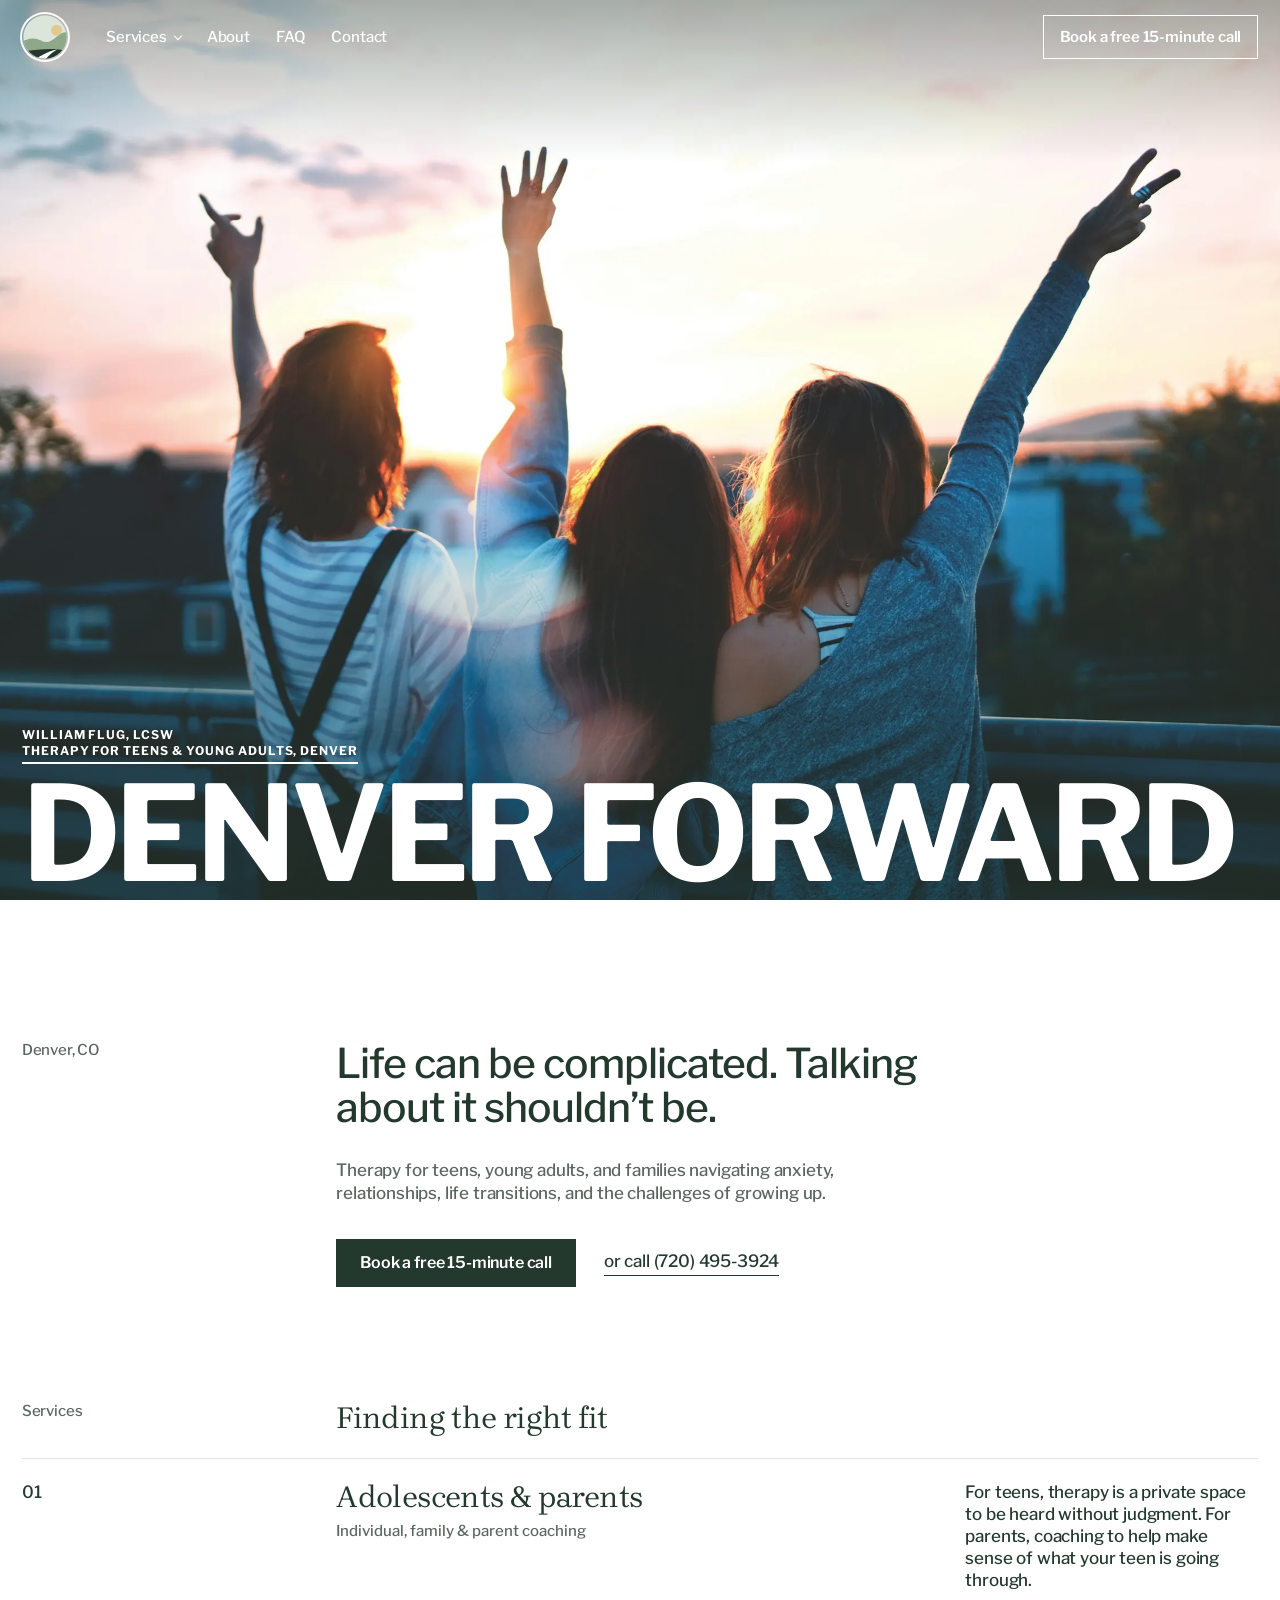
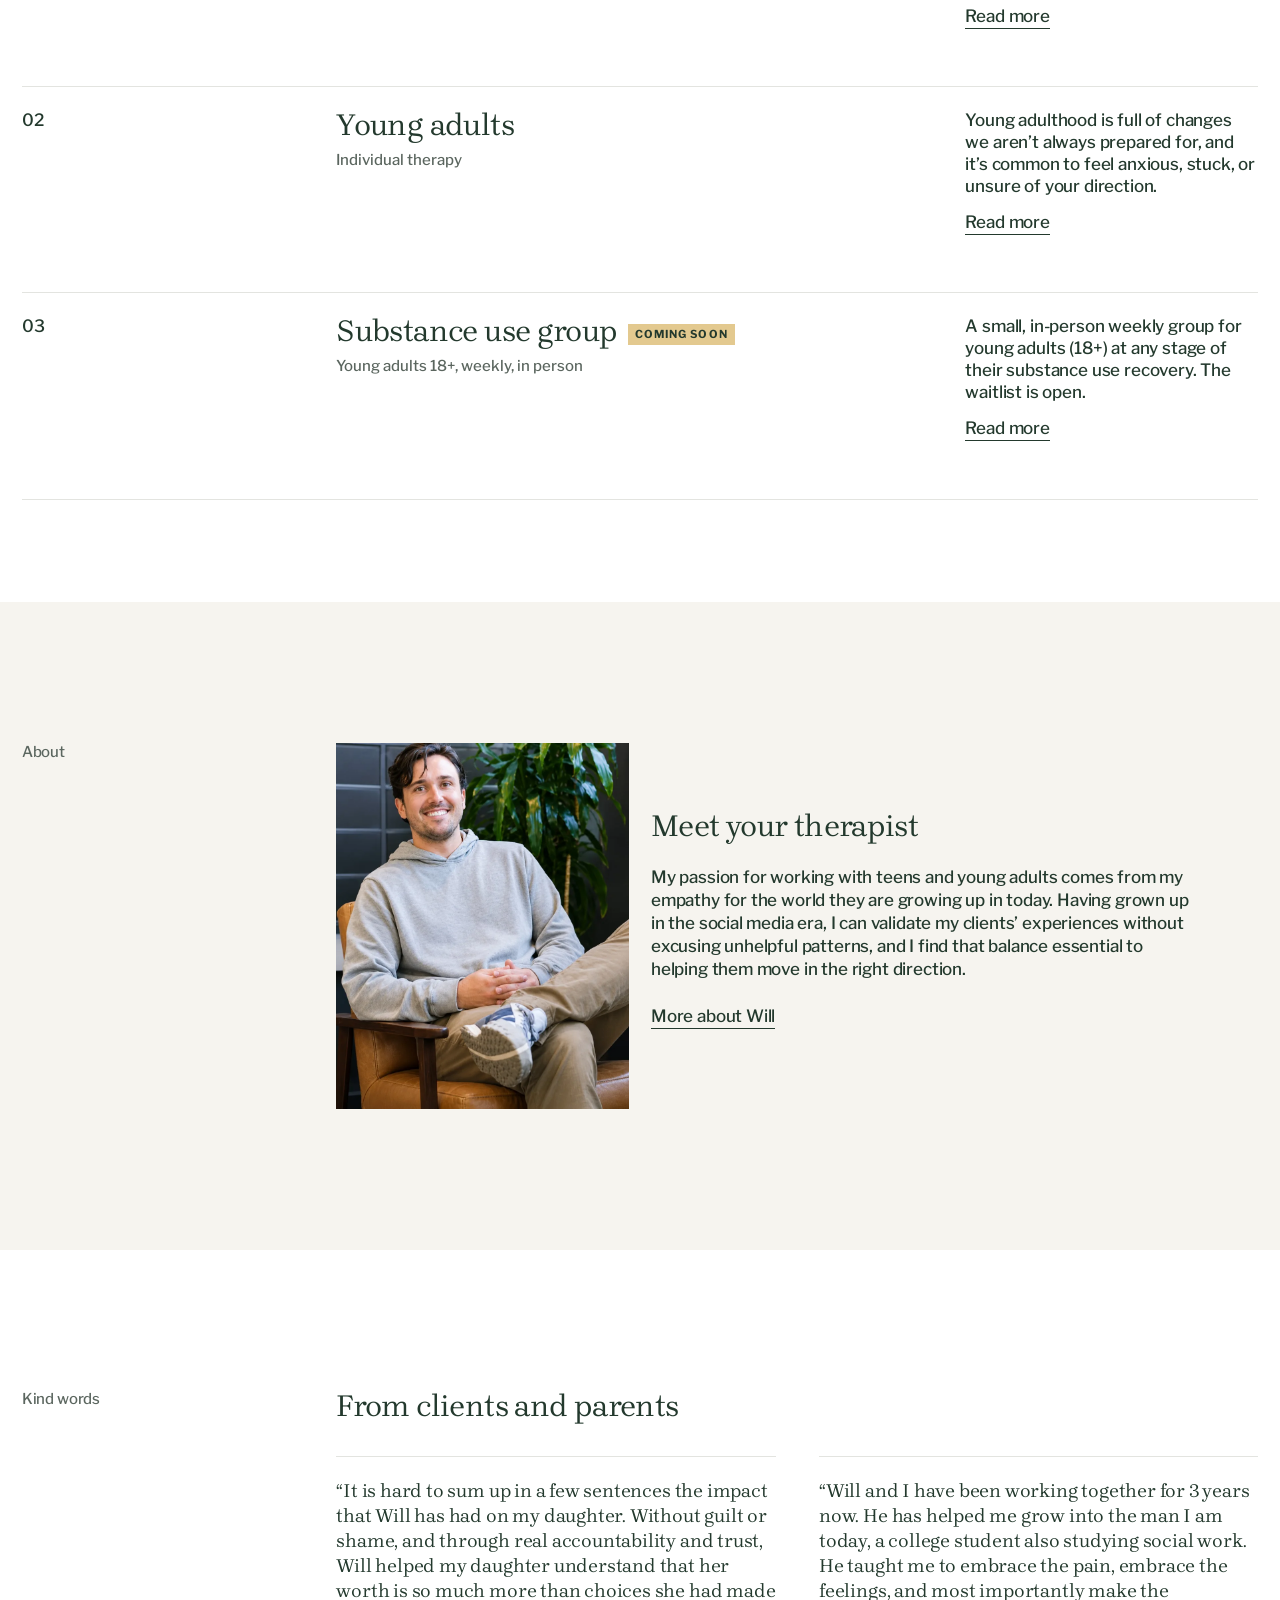
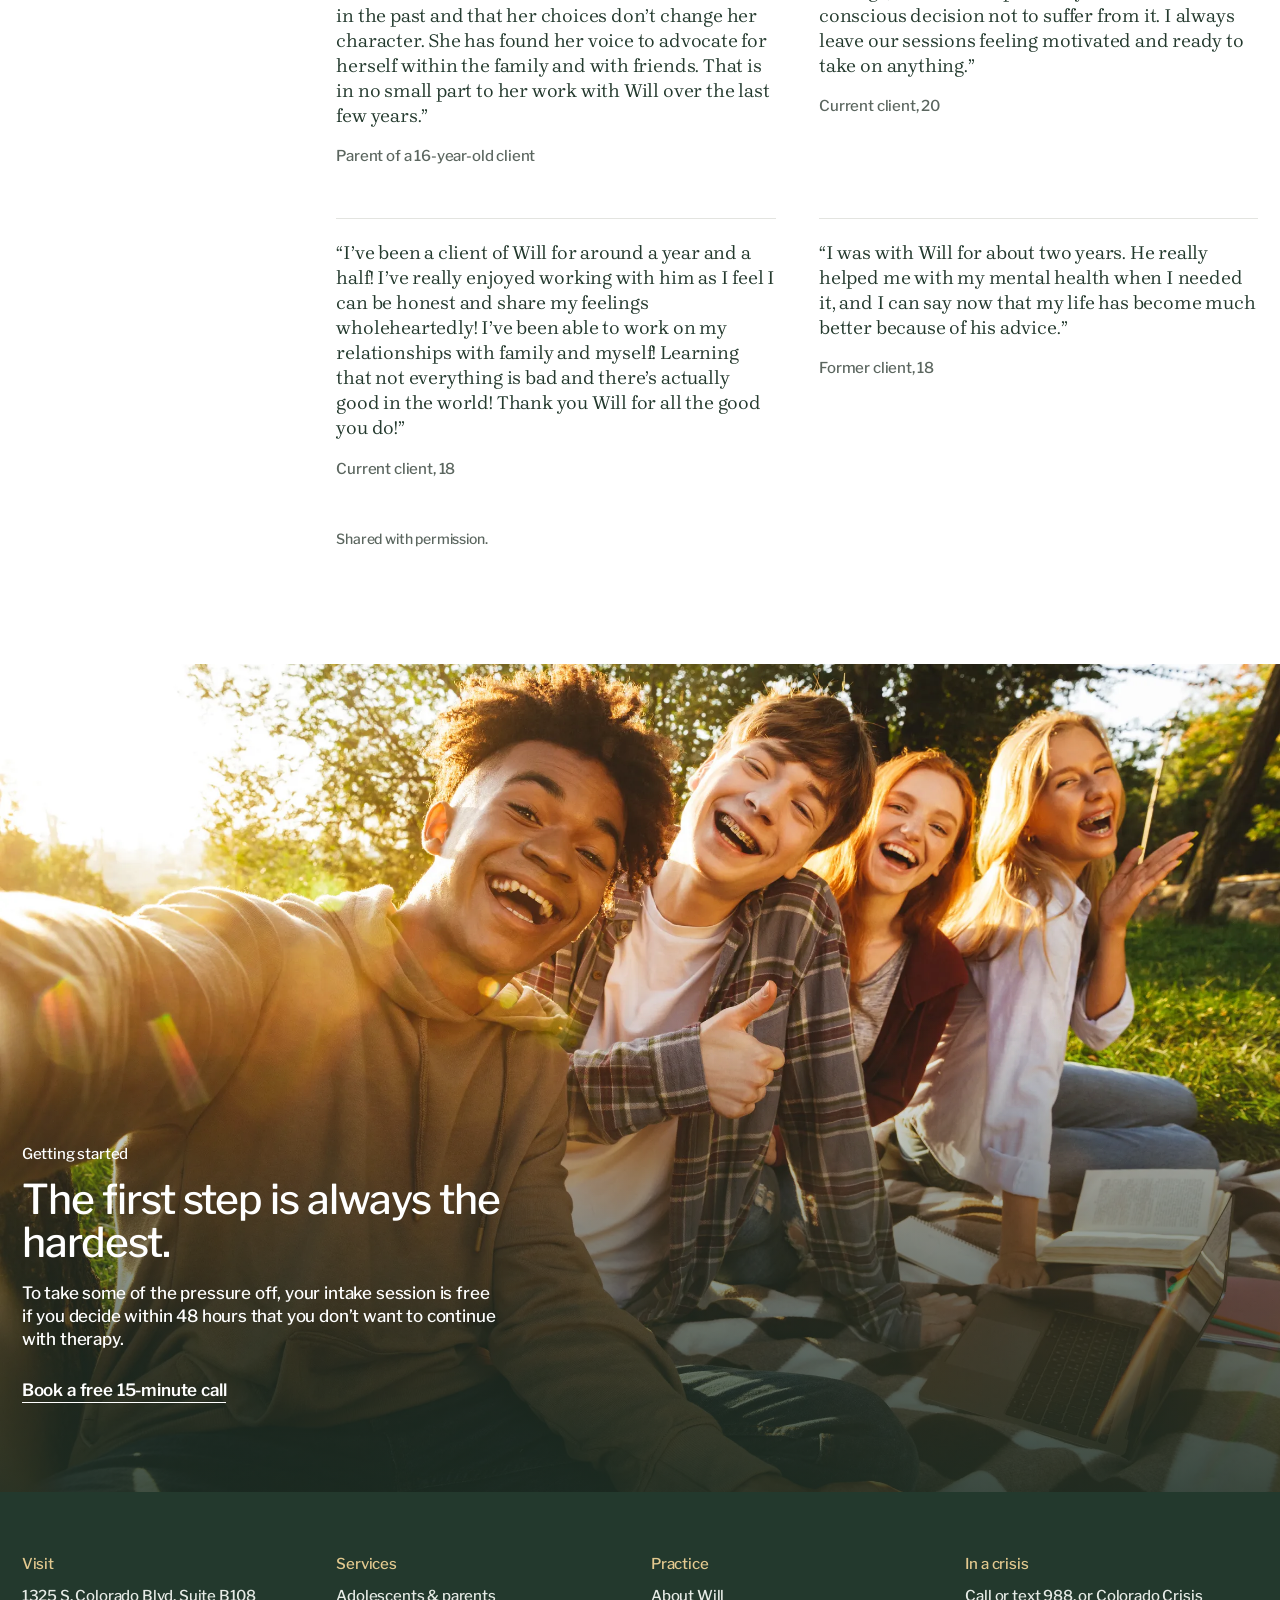
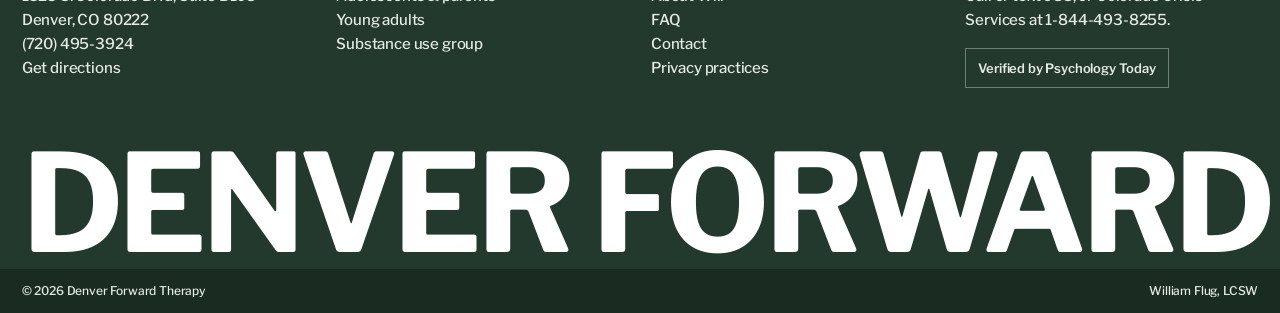
<file: index.html>
<!doctype html>
<html lang="en">
<head>
<meta charset="utf-8">
<meta name="viewport" content="width=device-width, initial-scale=1">
<title>Denver Forward Therapy | Therapy for Teens &amp; Young Adults in Denver</title>
<meta name="description" content="Therapy designed for adolescents and young adults in the Denver area. In-person sessions off Colorado Blvd and I-25 with William Flug, LCSW.">
<meta name="robots" content="noindex, nofollow">
<link rel="canonical" href="https://denverforwardtherapy.com/">
<meta property="og:type" content="website">
<meta property="og:site_name" content="Denver Forward Therapy">
<meta property="og:title" content="Denver Forward Therapy | Therapy for Teens &amp; Young Adults in Denver">
<meta property="og:description" content="Therapy designed for adolescents and young adults in the Denver area. In-person sessions off Colorado Blvd and I-25 with William Flug, LCSW.">
<meta property="og:url" content="https://denverforwardtherapy.com/">
<meta property="og:image" content="https://denverforwardtherapy.com/assets/img/hero-friends-sunset.webp">
<meta name="theme-color" content="#23392D">
<link rel="icon" href="assets/favicon.svg" type="image/svg+xml">
<link rel="apple-touch-icon" href="assets/apple-touch-icon.png">
<link rel="preconnect" href="https://fonts.googleapis.com">
<link rel="preconnect" href="https://fonts.gstatic.com" crossorigin>
<link href="https://fonts.googleapis.com/css2?family=Brygada+1918:wght@400;500&amp;family=Libre+Franklin:wght@400;500;600;700&amp;display=swap" rel="stylesheet">
<link rel="stylesheet" href="assets/site.css">
<script type="application/ld+json">{"@context": "https://schema.org", "@graph": [{"@type": ["LocalBusiness", "MedicalBusiness"], "@id": "https://denverforwardtherapy.com/#practice", "name": "Denver Forward Therapy", "url": "https://denverforwardtherapy.com/", "telephone": "+1-720-495-3924", "image": "https://denverforwardtherapy.com/assets/img/william-flug.webp", "logo": "https://denverforwardtherapy.com/assets/logo.svg", "description": "Therapy designed for adolescents and young adults in the Denver area.", "address": {"@type": "PostalAddress", "streetAddress": "1325 S. Colorado Blvd, Suite B108", "addressLocality": "Denver", "addressRegion": "CO", "postalCode": "80222", "addressCountry": "US"}, "areaServed": {"@type": "City", "name": "Denver"}, "priceRange": "$150 to $175 per session", "paymentAccepted": "HSA, FSA", "founder": {"@type": "Person", "name": "William Flug", "honorificSuffix": "LCSW", "jobTitle": "Licensed Clinical Social Worker", "alumniOf": "University of Denver"}}]}</script>
</head>
<body>
<a class="skip" href="#main">Skip to content</a>
<header class="top g" id="top">
  <a class="home" href="" aria-label="Denver Forward Therapy, home"><img src="assets/badge.svg" alt="Denver Forward Therapy" width="46" height="46"></a>
  <nav aria-label="Main">
    <div class="drop"><button class="ul" type="button" aria-expanded="false" aria-haspopup="true">Services</button><ul><li><a href="services/adolescents-and-parents/">Adolescents &amp; parents<small>Individual, family &amp; parent coaching</small></a></li><li><a href="services/young-adults/">Young adults<small>Individual therapy</small></a></li><li><a href="services/substance-use-group/">Substance use group<small>Young adults 18+, weekly, in person</small></a></li></ul></div>
    <a class="ul" href="about/">About</a>
    <a class="ul" href="faq/">FAQ</a>
    <a class="ul" href="contact/">Contact</a>
    <a class="btn mct" href="contact/">Book a free 15-minute call</a>
  </nav>
  <a class="ct" href="contact/">Book a free 15-minute call</a>
  <button class="menu-btn" aria-expanded="false">Menu</button>
</header>
<main id="main">
<section class="hero" aria-label="Denver Forward Therapy">
  <img src="assets/img/hero-friends-sunset.webp" alt="Three friends on a rooftop with their arms raised toward the sunset" width="2400" height="1603" fetchpriority="high">
  <div class="mark"><span class="word">DENVER FORWARD</span><span class="tag">William Flug, LCSW<br>Therapy for teens &amp; young adults, Denver</span></div>
</section>

<section class="intro g">
  <p class="lab">Denver, CO</p>
  <p class="big">Life can be complicated. Talking about it shouldn&rsquo;t be.</p>
  <p class="sub">Therapy for teens, young adults, and families navigating anxiety, relationships, life transitions, and the challenges of growing up.</p>
  <p class="cta"><a class="btn" href="contact/">Book a free 15-minute call</a><a class="line" href="tel:+17204953924">or call (720) 495-3924</a></p>
</section>

<section class="svc" id="services" aria-labelledby="svc-h">
  <div class="g head"><p class="lab">Services</p><h2 id="svc-h">Finding the right fit</h2></div>
  <div class="service g" data-img="0">
    <span class="n">01</span>
    <h3><a class="ul" href="services/adolescents-and-parents/">Adolescents &amp; parents</a><small>Individual, family &amp; parent coaching</small></h3>
    <div class="d"><p>For teens, therapy is a private space to be heard without judgment. For parents, coaching to help make sense of what your teen is going through.</p><p><a class="line" href="services/adolescents-and-parents/">Read more</a></p></div>
  </div>
  <div class="service g" data-img="1">
    <span class="n">02</span>
    <h3><a class="ul" href="services/young-adults/">Young adults</a><small>Individual therapy</small></h3>
    <div class="d"><p>Young adulthood is full of changes we aren&rsquo;t always prepared for, and it&rsquo;s common to feel anxious, stuck, or unsure of your direction.</p><p><a class="line" href="services/young-adults/">Read more</a></p></div>
  </div>
  <div class="service g" data-img="2">
    <span class="n">03</span>
    <h3><a class="ul" href="services/substance-use-group/">Substance use group</a><span class="soon">Coming soon</span><small>Young adults 18+, weekly, in person</small></h3>
    <div class="d"><p>A small, in-person weekly group for young adults (18+) at any stage of their substance use recovery. The waitlist is open.</p><p><a class="line" href="services/substance-use-group/">Read more</a></p></div>
  </div>
</section>
<div class="hover-image" id="hover" aria-hidden="true"><img src="assets/img/teens.webp" alt=""><img src="assets/img/young-adults.webp" alt=""><img src="assets/img/substance-use.webp" alt=""></div>

<section class="about" aria-labelledby="ab-h">
  <div class="g">
    <p class="lab">About</p>
    <div class="pic"><img src="assets/img/william-flug.webp" alt="William Flug smiling in a leather armchair in his office, with a tall plant behind him" width="1100" height="1100"></div>
    <div class="txt">
      <h2 id="ab-h">Meet your therapist</h2>
      <p>My passion for working with teens and young adults comes from my empathy for the world they are growing up in today. Having grown up in the social media era, I can validate my clients&rsquo; experiences without excusing unhelpful patterns, and I find that balance essential to helping them move in the right direction.</p>
      <p class="more"><a class="line" href="about/">More about Will</a></p>
    </div>
  </div>
</section>

<section class="kind" aria-labelledby="kind-h">
  <div class="g head"><p class="lab">Kind words</p><h2 id="kind-h">From clients and parents</h2></div>
  <div class="g quotes"><div class="cols">
    <blockquote>
      <p>&ldquo;It is hard to sum up in a few sentences the impact that Will has had on my daughter. Without guilt or shame, and through real accountability and trust, Will helped my daughter understand that her worth is so much more than choices she had made in the past and that her choices don&rsquo;t change her character. She has found her voice to advocate for herself within the family and with friends. That is in no small part to her work with Will over the last few years.&rdquo;</p>
      <cite>Parent of a 16-year-old client</cite>
    </blockquote>
    <blockquote>
      <p>&ldquo;Will and I have been working together for 3 years now. He has helped me grow into the man I am today, a college student also studying social work. He taught me to embrace the pain, embrace the feelings, and most importantly make the conscious decision not to suffer from it. I always leave our sessions feeling motivated and ready to take on anything.&rdquo;</p>
      <cite>Current client, 20</cite>
    </blockquote>
    <blockquote>
      <p>&ldquo;I&rsquo;ve been a client of Will for around a year and a half! I&rsquo;ve really enjoyed working with him as I feel I can be honest and share my feelings wholeheartedly! I&rsquo;ve been able to work on my relationships with family and myself! Learning that not everything is bad and there&rsquo;s actually good in the world! Thank you Will for all the good you do!&rdquo;</p>
      <cite>Current client, 18</cite>
    </blockquote>
    <blockquote>
      <p>&ldquo;I was with Will for about two years. He really helped me with my mental health when I needed it, and I can say now that my life has become much better because of his advice.&rdquo;</p>
      <cite>Former client, 18</cite>
    </blockquote>
  </div></div>
  <p class="g note"><small>Shared with permission.</small></p>
</section>

<section class="band" aria-labelledby="band-h">
  <img src="assets/img/friends-laughing-park.webp" alt="A group of friends laughing together on a blanket in the park" width="2356" height="1571" loading="lazy">
  <div class="in g">
    <p class="lab">Getting started</p>
    <h2 id="band-h">The first step is always the hardest.</h2>
    <p>To take some of the pressure off, your intake session is free if you decide within 48 hours that you don&rsquo;t want to continue with therapy.</p>
    <p class="cta"><a class="line" href="contact/">Book a free 15-minute call</a></p>
  </div>
</section>
</main>
<footer>
  <div class="g">
    <div class="c"><b>Visit</b>1325 S. Colorado Blvd, Suite B108<br>Denver, CO 80222<br><a href="tel:+17204953924">(720) 495-3924</a><br><a href="https://www.google.com/maps/search/?api=1&amp;query=1325+S+Colorado+Blvd+Suite+B108+Denver+CO+80222" target="_blank" rel="noopener">Get directions</a></div>
    <div class="c"><b><a href="#services">Services</a></b><a class="ul" href="services/adolescents-and-parents/">Adolescents &amp; parents</a><br><a class="ul" href="services/young-adults/">Young adults</a><br><a class="ul" href="services/substance-use-group/">Substance use group</a><br></div>
    <div class="c"><b>Practice</b><a class="ul" href="about/">About Will</a><br><a class="ul" href="faq/">FAQ</a><br><a class="ul" href="contact/">Contact</a><br><a class="ul" href="privacy/">Privacy practices</a></div>
    <div class="c"><b>In a crisis</b>Call or text <a href="tel:988">988</a>, or Colorado Crisis Services at <a href="tel:+18444938255">1-844-493-8255</a>.
      <br><!-- Psychology Today verified badge: replace with the embed snippet from William's profile -->
      <a class="ptbadge" href="https://www.psychologytoday.com/us/therapists/william-flug-denver-co/1330644" target="_blank" rel="noopener">Verified by Psychology Today</a></div>
  </div>
  <div class="big" aria-hidden="true">DENVER FORWARD</div>
  <div class="base"><span>&copy; 2026 Denver Forward Therapy</span><span>William Flug, LCSW</span></div>
</footer>
<script src="assets/site.js" defer></script>
</body>
</html>
</file>
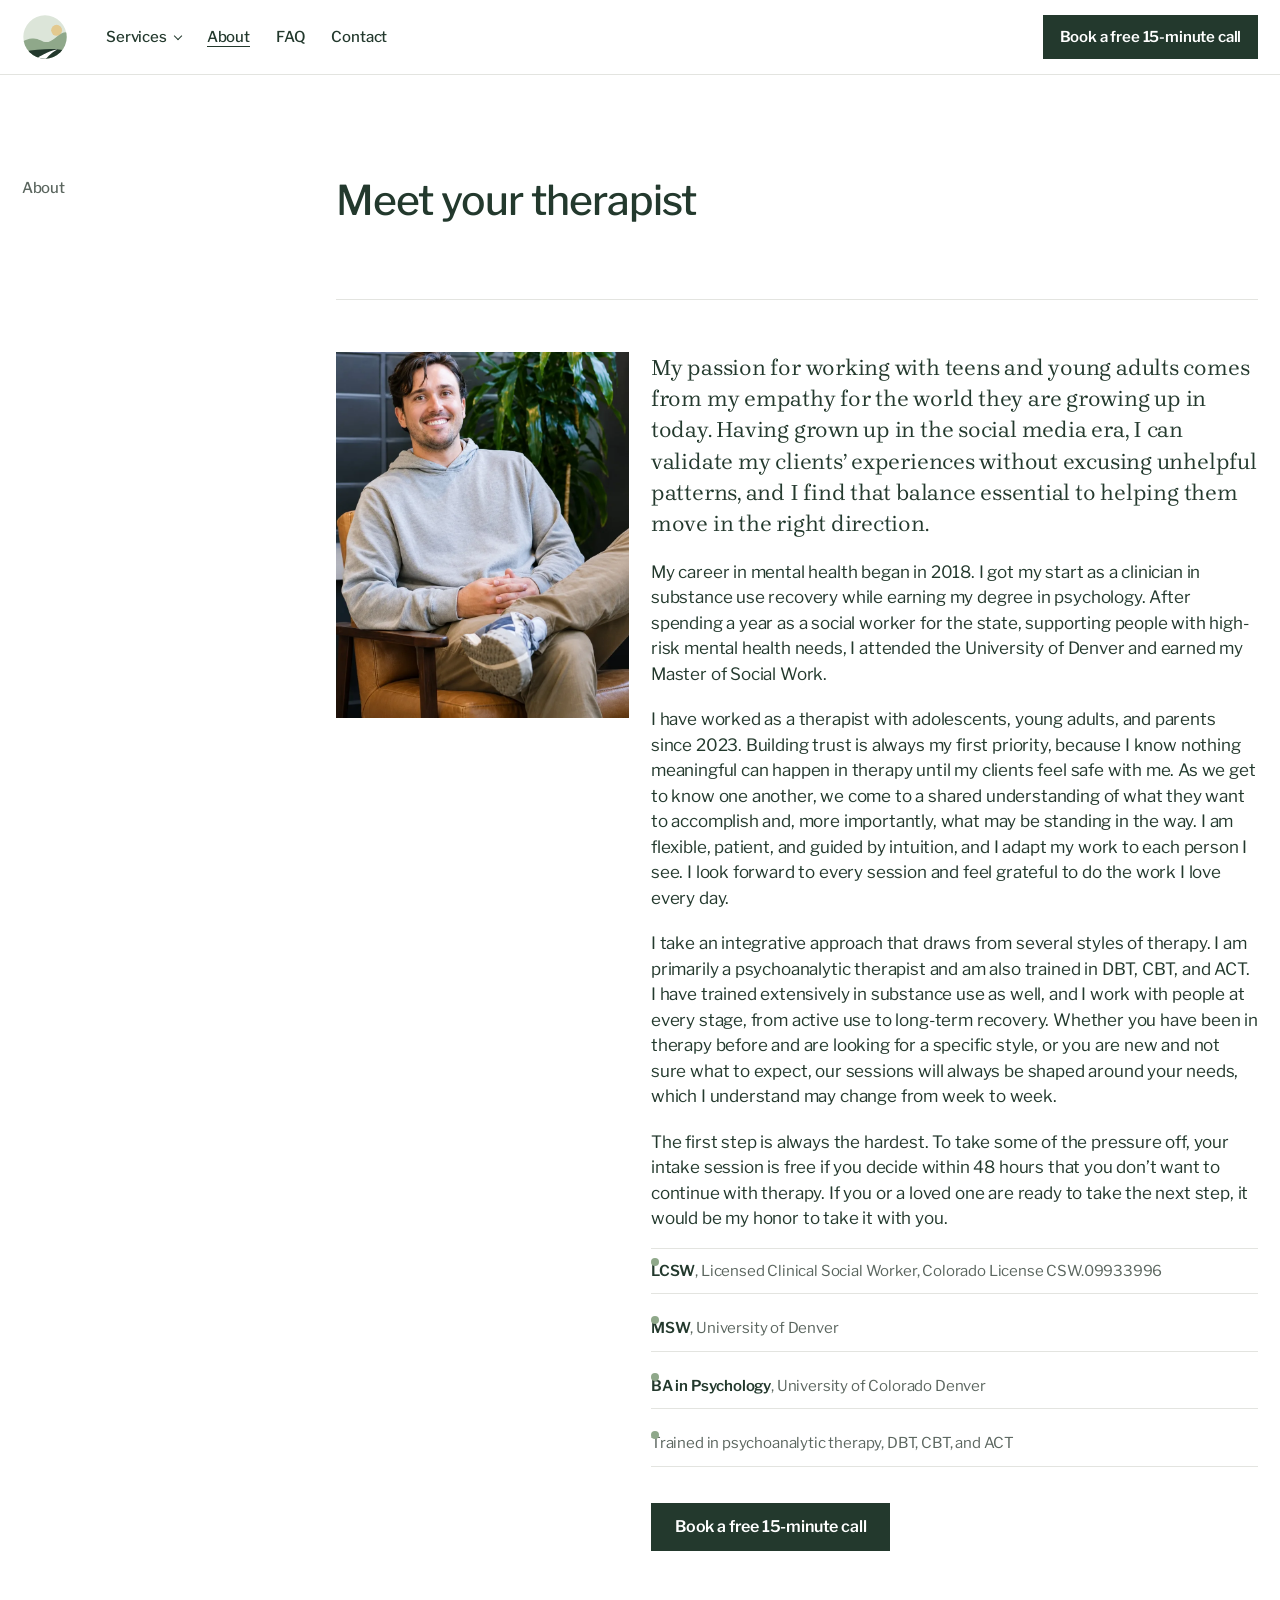
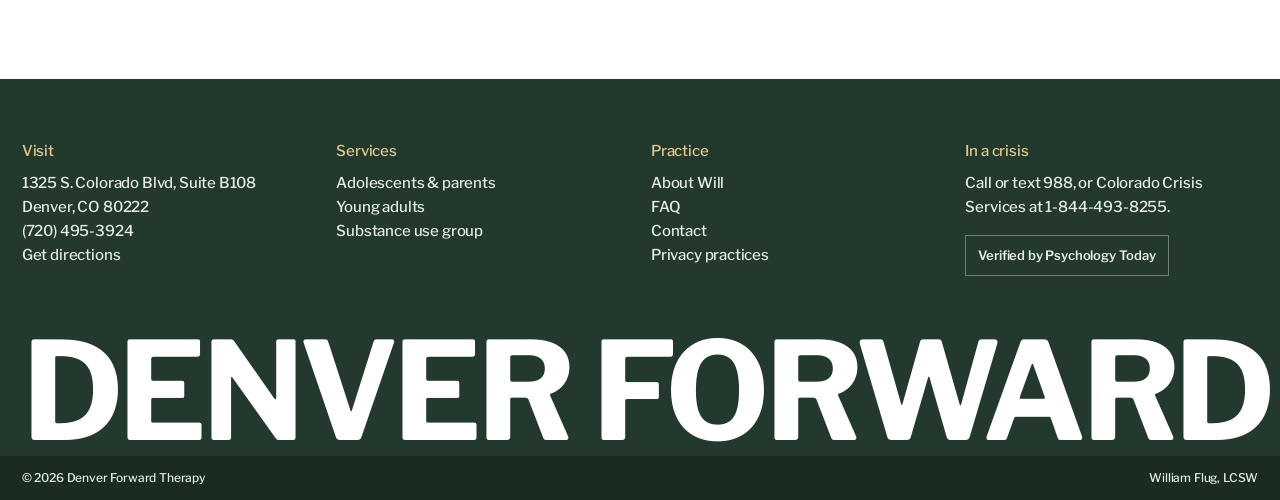
<file: about/index.html>
<!doctype html>
<html lang="en">
<head>
<meta charset="utf-8">
<meta name="viewport" content="width=device-width, initial-scale=1">
<title>About William Flug, LCSW | Denver Forward Therapy</title>
<meta name="description" content="William Flug, LCSW, is a Denver therapist for teens, young adults, and parents, trained in psychoanalytic therapy, DBT, CBT, ACT, and substance use.">
<meta name="robots" content="noindex, nofollow">
<link rel="canonical" href="https://denverforwardtherapy.com/about/">
<meta property="og:type" content="website">
<meta property="og:site_name" content="Denver Forward Therapy">
<meta property="og:title" content="About William Flug, LCSW | Denver Forward Therapy">
<meta property="og:description" content="William Flug, LCSW, is a Denver therapist for teens, young adults, and parents, trained in psychoanalytic therapy, DBT, CBT, ACT, and substance use.">
<meta property="og:url" content="https://denverforwardtherapy.com/about/">
<meta property="og:image" content="https://denverforwardtherapy.com/assets/img/hero-friends-sunset.webp">
<meta name="theme-color" content="#23392D">
<link rel="icon" href="../assets/favicon.svg" type="image/svg+xml">
<link rel="apple-touch-icon" href="../assets/apple-touch-icon.png">
<link rel="preconnect" href="https://fonts.googleapis.com">
<link rel="preconnect" href="https://fonts.gstatic.com" crossorigin>
<link href="https://fonts.googleapis.com/css2?family=Brygada+1918:wght@400;500&amp;family=Libre+Franklin:wght@400;500;600;700&amp;display=swap" rel="stylesheet">
<link rel="stylesheet" href="../assets/site.css">
</head>
<body>
<a class="skip" href="#main">Skip to content</a>
<header class="top g" id="top">
  <a class="home" href="../" aria-label="Denver Forward Therapy, home"><img src="../assets/badge.svg" alt="Denver Forward Therapy" width="46" height="46"></a>
  <nav aria-label="Main">
    <div class="drop"><button class="ul" type="button" aria-expanded="false" aria-haspopup="true">Services</button><ul><li><a href="../services/adolescents-and-parents/">Adolescents &amp; parents<small>Individual, family &amp; parent coaching</small></a></li><li><a href="../services/young-adults/">Young adults<small>Individual therapy</small></a></li><li><a href="../services/substance-use-group/">Substance use group<small>Young adults 18+, weekly, in person</small></a></li></ul></div>
    <a class="ul" href="../about/" aria-current="page">About</a>
    <a class="ul" href="../faq/">FAQ</a>
    <a class="ul" href="../contact/">Contact</a>
    <a class="btn mct" href="../contact/">Book a free 15-minute call</a>
  </nav>
  <a class="ct" href="../contact/">Book a free 15-minute call</a>
  <button class="menu-btn" aria-expanded="false">Menu</button>
</header>
<main id="main">
<div class="page">
<section class="phead g">
  <p class="lab">About</p>
  <h1>Meet your therapist</h1>
</section>
<section class="body bio g">
  <div class="rule"></div>
  <div class="pic"><img src="../assets/img/william-flug.webp" alt="William Flug smiling in a leather armchair in his office, with a tall plant behind him" width="1100" height="1100"></div>
  <div class="prose">
    <p class="first">My passion for working with teens and young adults comes from my empathy for the world they are growing up in today. Having grown up in the social media era, I can validate my clients&rsquo; experiences without excusing unhelpful patterns, and I find that balance essential to helping them move in the right direction.</p>
    <p>My career in mental health began in 2018. I got my start as a clinician in substance use recovery while earning my degree in psychology. After spending a year as a social worker for the state, supporting people with high-risk mental health needs, I attended the University of Denver and earned my Master of Social Work.</p>
    <p>I have worked as a therapist with adolescents, young adults, and parents since 2023. Building trust is always my first priority, because I know nothing meaningful can happen in therapy until my clients feel safe with me. As we get to know one another, we come to a shared understanding of what they want to accomplish and, more importantly, what may be standing in the way. I am flexible, patient, and guided by intuition, and I adapt my work to each person I see. I look forward to every session and feel grateful to do the work I love every day.</p>
    <p>I take an integrative approach that draws from several styles of therapy. I am primarily a psychoanalytic therapist and am also trained in DBT, CBT, and ACT. I have trained extensively in substance use as well, and I work with people at every stage, from active use to long-term recovery. Whether you have been in therapy before and are looking for a specific style, or you are new and not sure what to expect, our sessions will always be shaped around your needs, which I understand may change from week to week.</p>
    <p>The first step is always the hardest. To take some of the pressure off, your intake session is free if you decide within 48 hours that you don&rsquo;t want to continue with therapy. If you or a loved one are ready to take the next step, it would be my honor to take it with you.</p>
    <ul class="creds">
      <li><b>LCSW</b>, Licensed Clinical Social Worker, Colorado License CSW.09933996</li>
      <li><b>MSW</b>, University of Denver</li>
      <li><b>BA in Psychology</b>, University of Colorado Denver</li>
      <li>Trained in psychoanalytic therapy, DBT, CBT, and ACT</li>
    </ul>
    <p style="margin-top:36px"><a class="btn" href="../contact/">Book a free 15-minute call</a></p>
  </div>
</section>
</div>
</main>
<footer>
  <div class="g">
    <div class="c"><b>Visit</b>1325 S. Colorado Blvd, Suite B108<br>Denver, CO 80222<br><a href="tel:+17204953924">(720) 495-3924</a><br><a href="https://www.google.com/maps/search/?api=1&amp;query=1325+S+Colorado+Blvd+Suite+B108+Denver+CO+80222" target="_blank" rel="noopener">Get directions</a></div>
    <div class="c"><b><a href="../#services">Services</a></b><a class="ul" href="../services/adolescents-and-parents/">Adolescents &amp; parents</a><br><a class="ul" href="../services/young-adults/">Young adults</a><br><a class="ul" href="../services/substance-use-group/">Substance use group</a><br></div>
    <div class="c"><b>Practice</b><a class="ul" href="../about/">About Will</a><br><a class="ul" href="../faq/">FAQ</a><br><a class="ul" href="../contact/">Contact</a><br><a class="ul" href="../privacy/">Privacy practices</a></div>
    <div class="c"><b>In a crisis</b>Call or text <a href="tel:988">988</a>, or Colorado Crisis Services at <a href="tel:+18444938255">1-844-493-8255</a>.
      <br><!-- Psychology Today verified badge: replace with the embed snippet from William's profile -->
      <a class="ptbadge" href="https://www.psychologytoday.com/us/therapists/william-flug-denver-co/1330644" target="_blank" rel="noopener">Verified by Psychology Today</a></div>
  </div>
  <div class="big" aria-hidden="true">DENVER FORWARD</div>
  <div class="base"><span>&copy; 2026 Denver Forward Therapy</span><span>William Flug, LCSW</span></div>
</footer>
<script src="../assets/site.js" defer></script>
</body>
</html>
</file>
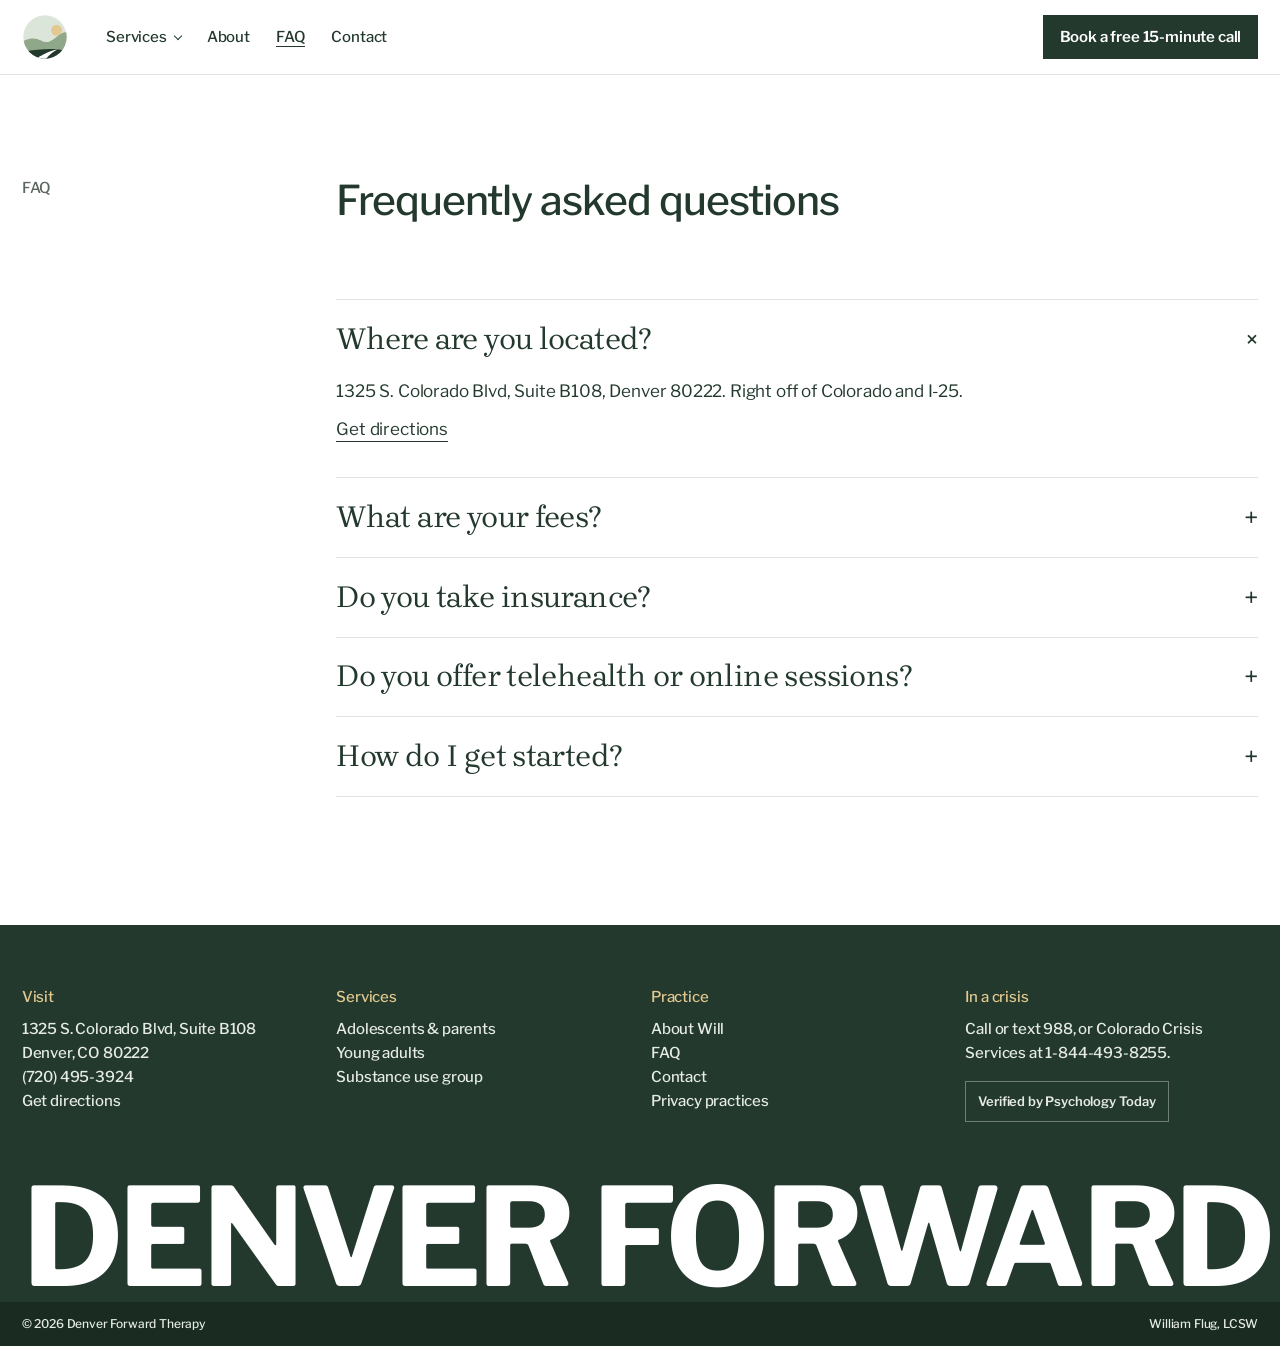
<file: faq/index.html>
<!doctype html>
<html lang="en">
<head>
<meta charset="utf-8">
<meta name="viewport" content="width=device-width, initial-scale=1">
<title>FAQ: Location, Fees &amp; Insurance | Denver Forward Therapy</title>
<meta name="description" content="Where Denver Forward Therapy is located, session fees, insurance, virtual sessions, and how to book a free 15-minute call.">
<meta name="robots" content="noindex, nofollow">
<link rel="canonical" href="https://denverforwardtherapy.com/faq/">
<meta property="og:type" content="website">
<meta property="og:site_name" content="Denver Forward Therapy">
<meta property="og:title" content="FAQ: Location, Fees &amp; Insurance | Denver Forward Therapy">
<meta property="og:description" content="Where Denver Forward Therapy is located, session fees, insurance, virtual sessions, and how to book a free 15-minute call.">
<meta property="og:url" content="https://denverforwardtherapy.com/faq/">
<meta property="og:image" content="https://denverforwardtherapy.com/assets/img/hero-friends-sunset.webp">
<meta name="theme-color" content="#23392D">
<link rel="icon" href="../assets/favicon.svg" type="image/svg+xml">
<link rel="apple-touch-icon" href="../assets/apple-touch-icon.png">
<link rel="preconnect" href="https://fonts.googleapis.com">
<link rel="preconnect" href="https://fonts.gstatic.com" crossorigin>
<link href="https://fonts.googleapis.com/css2?family=Brygada+1918:wght@400;500&amp;family=Libre+Franklin:wght@400;500;600;700&amp;display=swap" rel="stylesheet">
<link rel="stylesheet" href="../assets/site.css">
<script type="application/ld+json">{"@context": "https://schema.org", "@type": "FAQPage", "mainEntity": [{"@type": "Question", "name": "Where are you located?", "acceptedAnswer": {"@type": "Answer", "text": "1325 S. Colorado Blvd, Suite B108, Denver 80222. Right off of Colorado and I-25."}}, {"@type": "Question", "name": "What are your fees?", "acceptedAnswer": {"@type": "Answer", "text": "$150 for individual sessions, $175 for family sessions. We accept HSA and FSA. Group is charged at a monthly rate of $300."}}, {"@type": "Question", "name": "Do you take insurance?", "acceptedAnswer": {"@type": "Answer", "text": "We do not accept insurance or Medicaid. Insurance companies usually require a mental health diagnosis before they'll pay for therapy, and they may limit how many sessions you can have, decide what kind of treatment they'll cover, and review your records. As a private-pay practice, you and I decide together what your care looks like and how long it lasts, based on what's best for you, and your information stays between us. If you'd like to use out-of-network benefits, I'll give you a superbill. Keep in mind that your insurer will then receive your diagnosis and service details."}}, {"@type": "Question", "name": "Do you offer telehealth or online sessions?", "acceptedAnswer": {"@type": "Answer", "text": "Sessions are primarily in-person, but Will accommodates virtual clients in the event of transportation issues, illness, or clients who begin attending school out of state."}}, {"@type": "Question", "name": "How do I get started?", "acceptedAnswer": {"@type": "Answer", "text": "Book a free 15-minute call through the contact page or call (720) 495-3924. Your intake session is free if you decide within 48 hours that you don't want to continue with therapy."}}]}</script>
</head>
<body>
<a class="skip" href="#main">Skip to content</a>
<header class="top g" id="top">
  <a class="home" href="../" aria-label="Denver Forward Therapy, home"><img src="../assets/badge.svg" alt="Denver Forward Therapy" width="46" height="46"></a>
  <nav aria-label="Main">
    <div class="drop"><button class="ul" type="button" aria-expanded="false" aria-haspopup="true">Services</button><ul><li><a href="../services/adolescents-and-parents/">Adolescents &amp; parents<small>Individual, family &amp; parent coaching</small></a></li><li><a href="../services/young-adults/">Young adults<small>Individual therapy</small></a></li><li><a href="../services/substance-use-group/">Substance use group<small>Young adults 18+, weekly, in person</small></a></li></ul></div>
    <a class="ul" href="../about/">About</a>
    <a class="ul" href="../faq/" aria-current="page">FAQ</a>
    <a class="ul" href="../contact/">Contact</a>
    <a class="btn mct" href="../contact/">Book a free 15-minute call</a>
  </nav>
  <a class="ct" href="../contact/">Book a free 15-minute call</a>
  <button class="menu-btn" aria-expanded="false">Menu</button>
</header>
<main id="main">
<div class="page">
<section class="phead g">
  <p class="lab">FAQ</p>
  <h1>Frequently asked questions</h1>
</section>
<section class="body g">
  <div class="faq">
    <details open><summary><span>Where are you located?</span><i aria-hidden="true">+</i></summary><div class="a"><p>1325 S. Colorado Blvd, Suite B108, Denver 80222. Right off of Colorado and I-25.</p><p><a class="line" href="https://www.google.com/maps/search/?api=1&amp;query=1325+S+Colorado+Blvd+Suite+B108+Denver+CO+80222" target="_blank" rel="noopener">Get directions</a></p></div></details>
    <details><summary><span>What are your fees?</span><i aria-hidden="true">+</i></summary><div class="a"><p>$150 for individual sessions, $175 for family sessions. We accept HSA and FSA. Group is charged at a monthly rate of $300.</p></div></details>
    <details><summary><span>Do you take insurance?</span><i aria-hidden="true">+</i></summary><div class="a"><p>We do not accept insurance or Medicaid.</p><p>Insurance companies usually require a mental health diagnosis before they&rsquo;ll pay for therapy, and they may limit how many sessions you can have, decide what kind of treatment they&rsquo;ll cover, and review your records.</p><p>As a private-pay practice, you and I decide together what your care looks like and how long it lasts, based on what&rsquo;s best for you, and your information stays between us.</p><p>If you&rsquo;d like to use out-of-network benefits, I&rsquo;ll give you a superbill. Keep in mind that your insurer will then receive your diagnosis and service details.</p></div></details>
    <details><summary><span>Do you offer telehealth or online sessions?</span><i aria-hidden="true">+</i></summary><div class="a"><p>Sessions are primarily in-person, but Will accommodates virtual clients in the event of transportation issues, illness, or clients who begin attending school out of state.</p></div></details>
    <details><summary><span>How do I get started?</span><i aria-hidden="true">+</i></summary><div class="a"><p>Book a free 15-minute call through the <a class="line" href="../contact/">contact page</a> or call <a class="line" href="tel:+17204953924">(720) 495-3924</a>.</p><p>To take some of the pressure off, your intake session is free if you decide within 48 hours that you don&rsquo;t want to continue with therapy.</p></div></details>
  </div>
</section>
</div>
</main>
<footer>
  <div class="g">
    <div class="c"><b>Visit</b>1325 S. Colorado Blvd, Suite B108<br>Denver, CO 80222<br><a href="tel:+17204953924">(720) 495-3924</a><br><a href="https://www.google.com/maps/search/?api=1&amp;query=1325+S+Colorado+Blvd+Suite+B108+Denver+CO+80222" target="_blank" rel="noopener">Get directions</a></div>
    <div class="c"><b><a href="../#services">Services</a></b><a class="ul" href="../services/adolescents-and-parents/">Adolescents &amp; parents</a><br><a class="ul" href="../services/young-adults/">Young adults</a><br><a class="ul" href="../services/substance-use-group/">Substance use group</a><br></div>
    <div class="c"><b>Practice</b><a class="ul" href="../about/">About Will</a><br><a class="ul" href="../faq/">FAQ</a><br><a class="ul" href="../contact/">Contact</a><br><a class="ul" href="../privacy/">Privacy practices</a></div>
    <div class="c"><b>In a crisis</b>Call or text <a href="tel:988">988</a>, or Colorado Crisis Services at <a href="tel:+18444938255">1-844-493-8255</a>.
      <br><!-- Psychology Today verified badge: replace with the embed snippet from William's profile -->
      <a class="ptbadge" href="https://www.psychologytoday.com/us/therapists/william-flug-denver-co/1330644" target="_blank" rel="noopener">Verified by Psychology Today</a></div>
  </div>
  <div class="big" aria-hidden="true">DENVER FORWARD</div>
  <div class="base"><span>&copy; 2026 Denver Forward Therapy</span><span>William Flug, LCSW</span></div>
</footer>
<script src="../assets/site.js" defer></script>
</body>
</html>
</file>
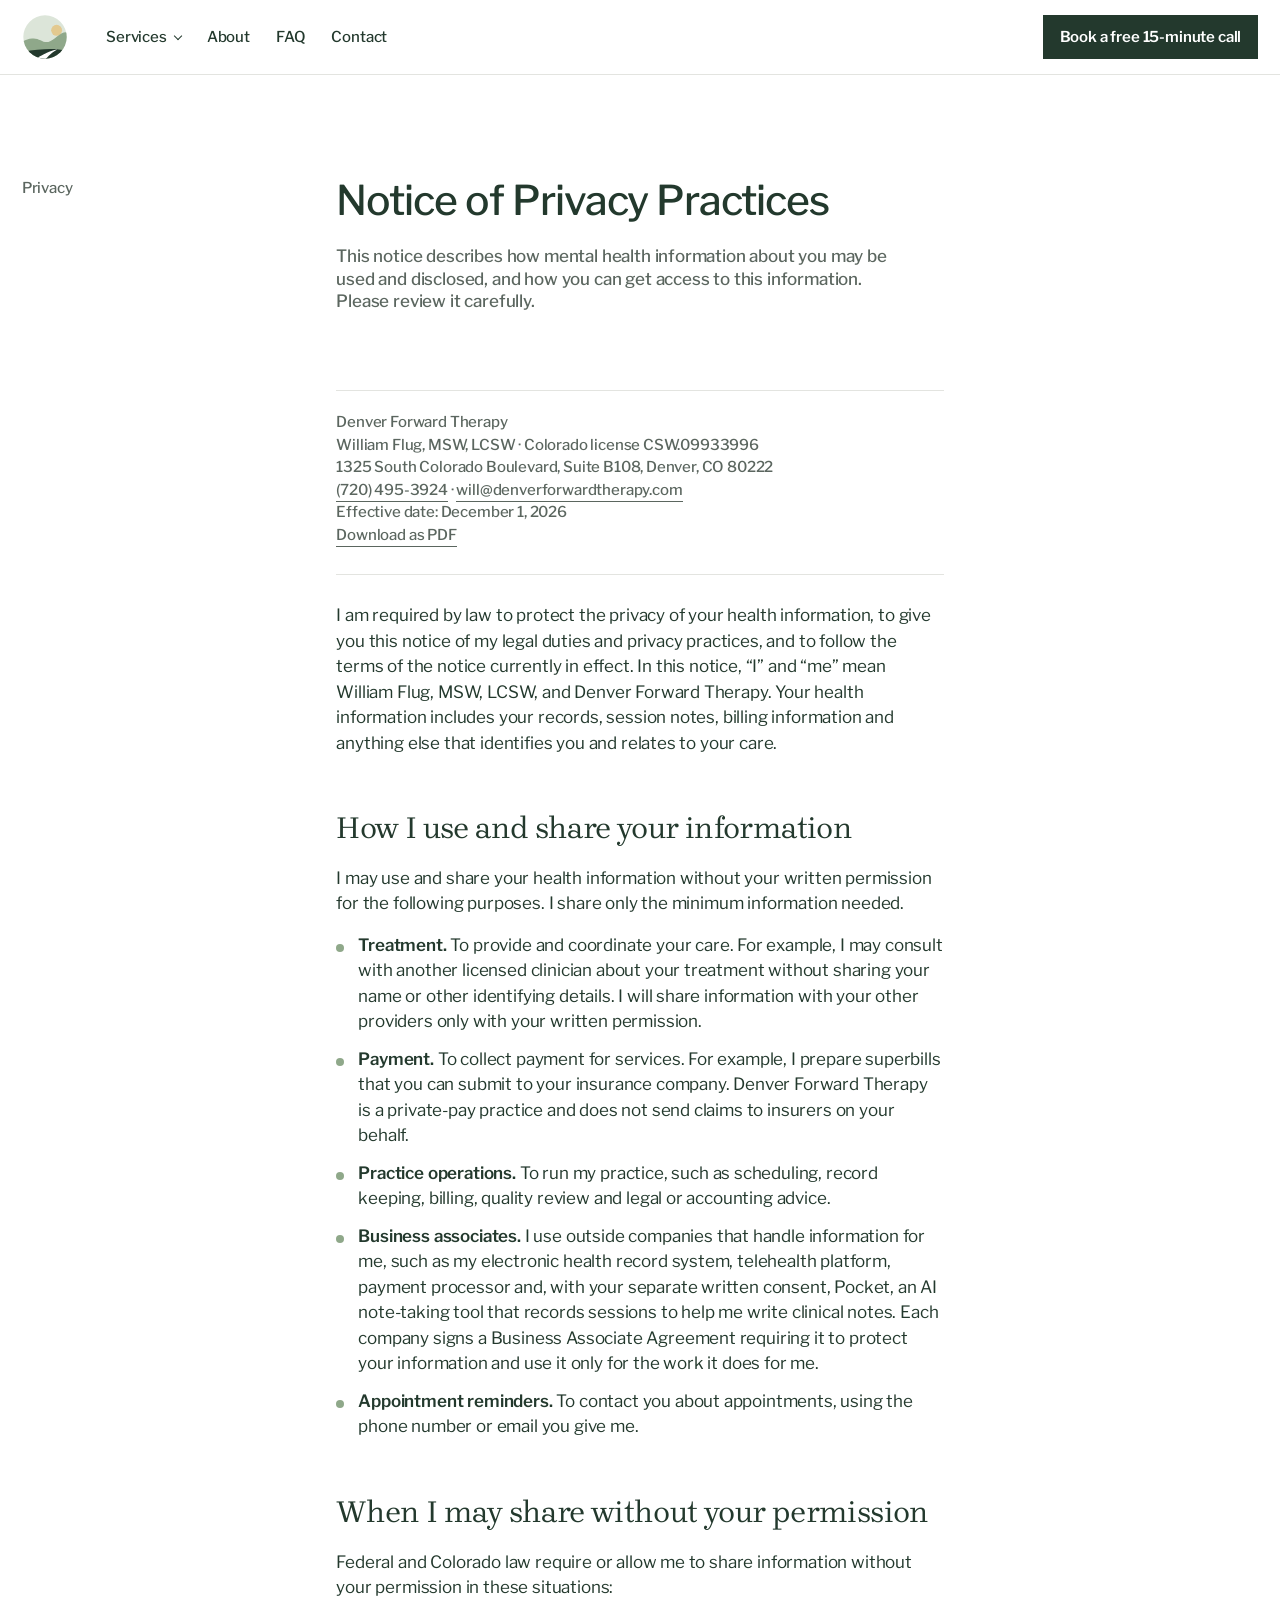
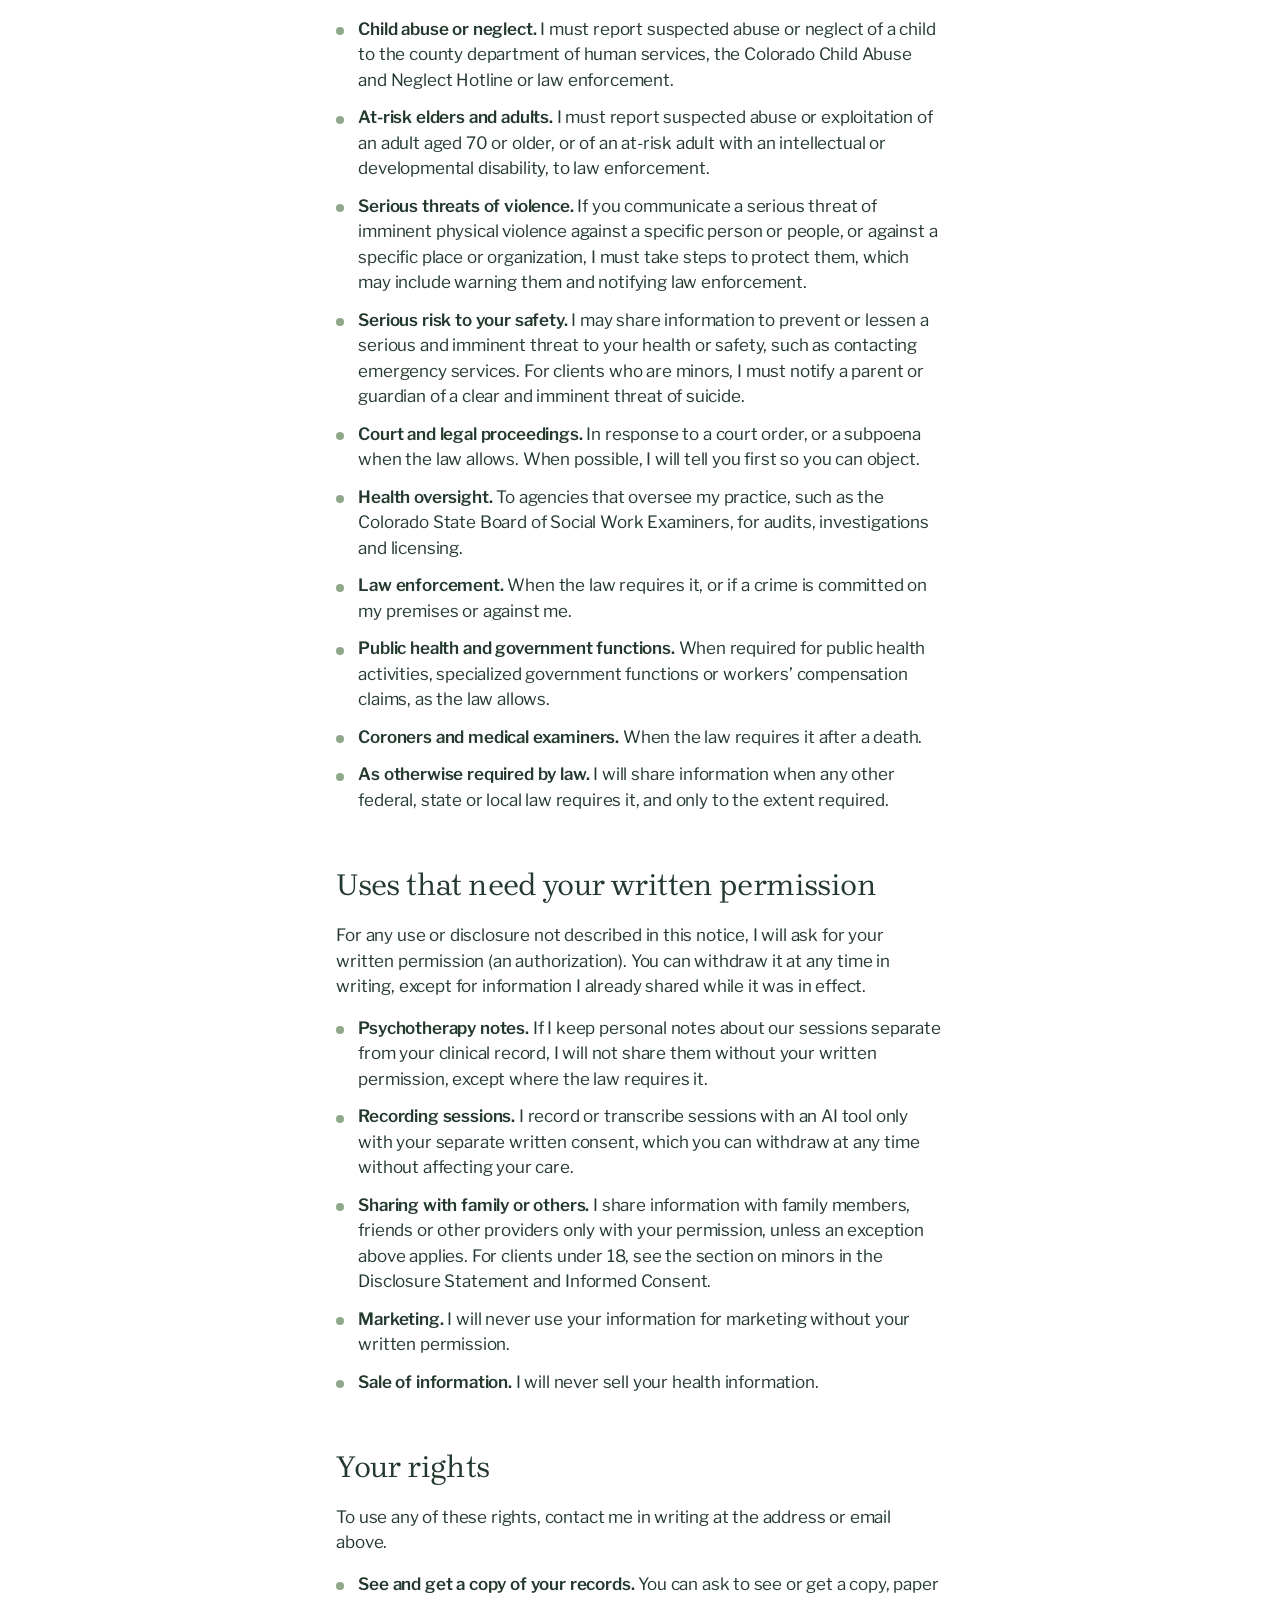
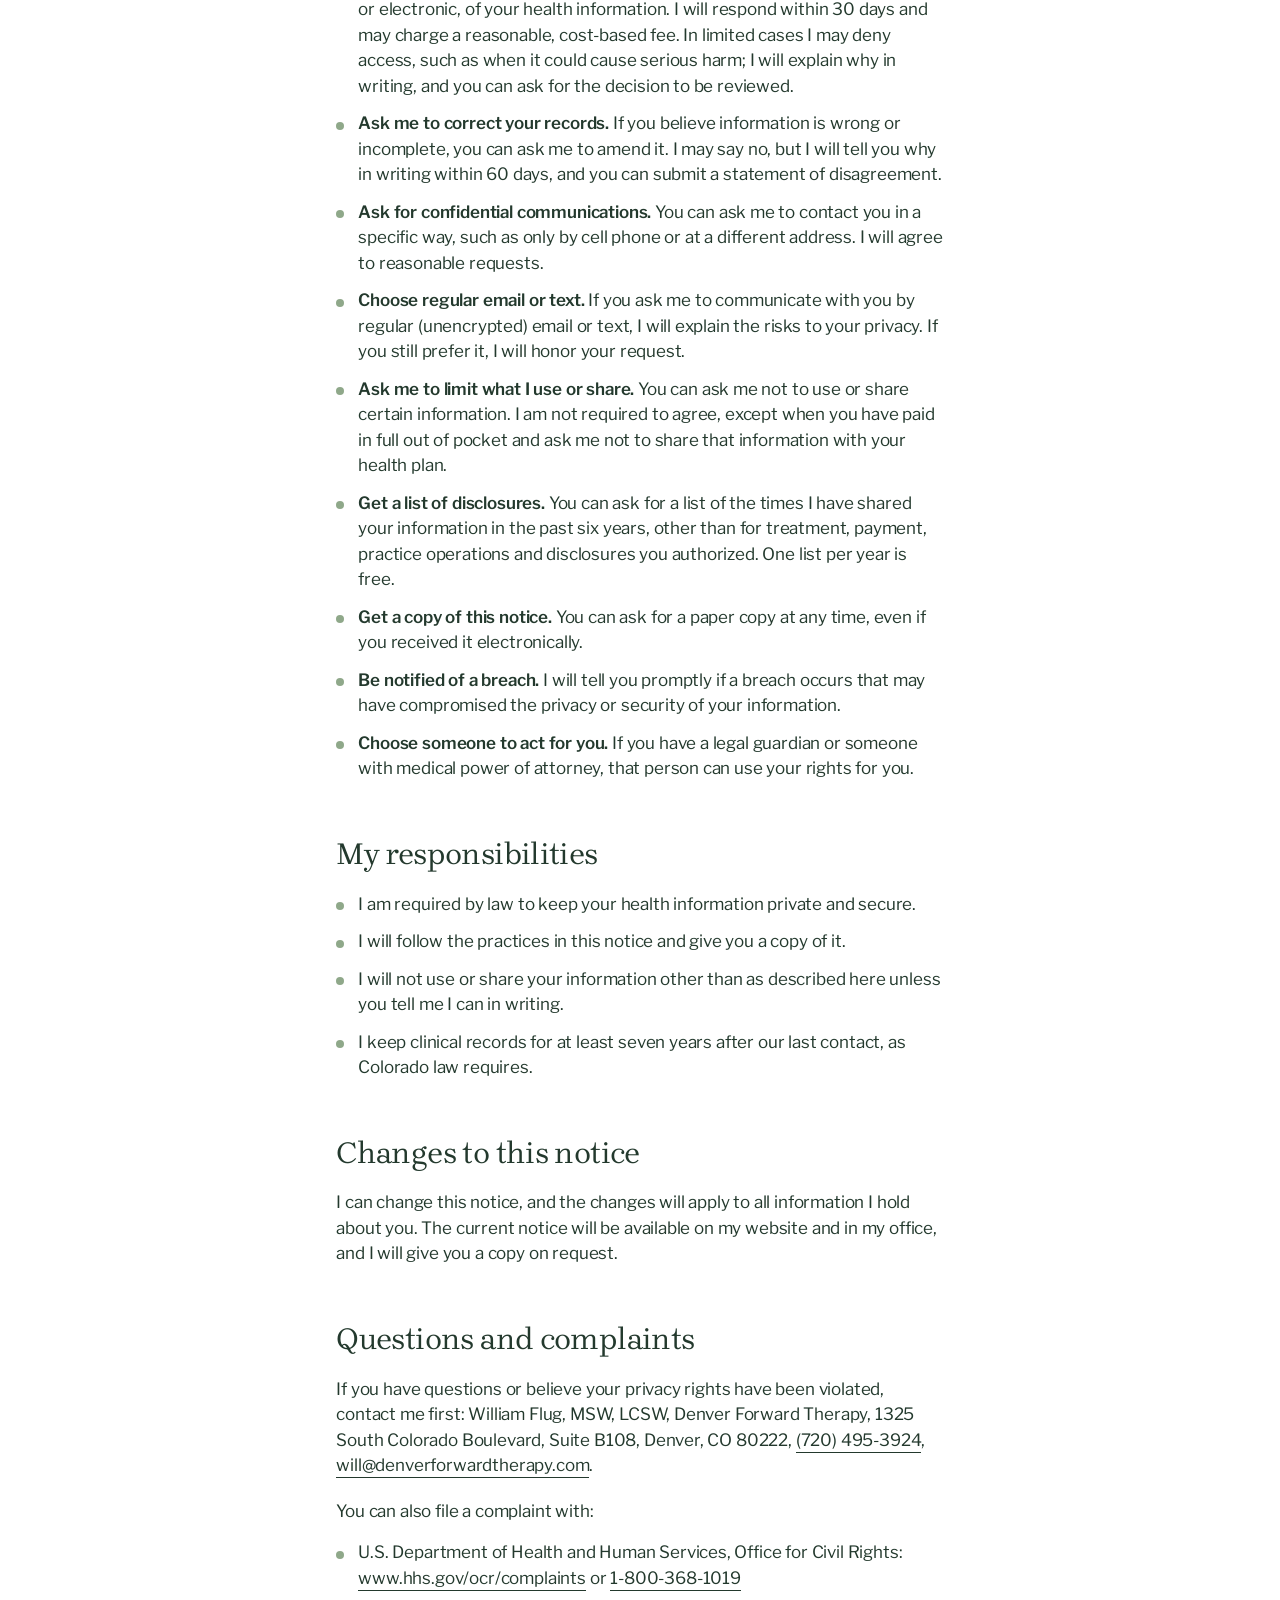
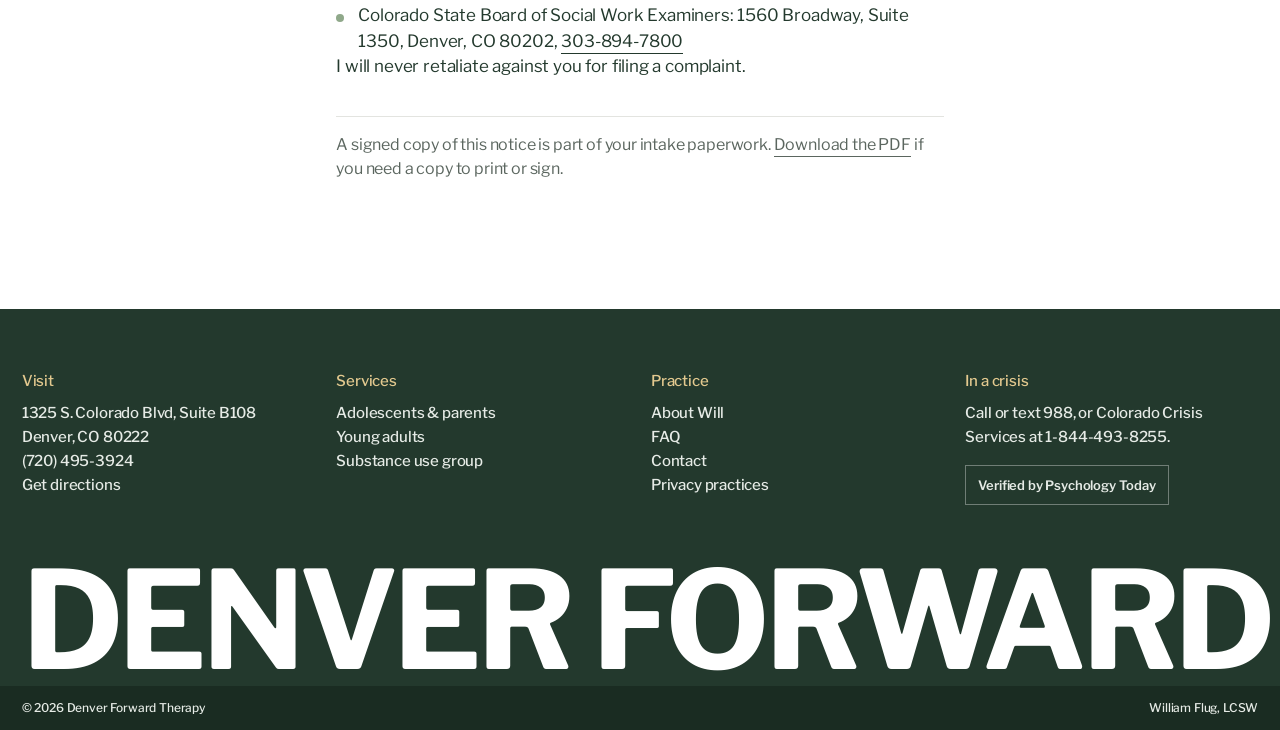
<file: privacy/index.html>
<!doctype html>
<html lang="en">
<head>
<meta charset="utf-8">
<meta name="viewport" content="width=device-width, initial-scale=1">
<title>Notice of Privacy Practices | Denver Forward Therapy</title>
<meta name="description" content="How Denver Forward Therapy uses and protects your health information, when it may be shared, and your rights under HIPAA and Colorado law.">
<meta name="robots" content="noindex, nofollow">
<link rel="canonical" href="https://denverforwardtherapy.com/privacy/">
<meta property="og:type" content="website">
<meta property="og:site_name" content="Denver Forward Therapy">
<meta property="og:title" content="Notice of Privacy Practices | Denver Forward Therapy">
<meta property="og:description" content="How Denver Forward Therapy uses and protects your health information, when it may be shared, and your rights under HIPAA and Colorado law.">
<meta property="og:url" content="https://denverforwardtherapy.com/privacy/">
<meta property="og:image" content="https://denverforwardtherapy.com/assets/img/hero-friends-sunset.webp">
<meta name="theme-color" content="#23392D">
<link rel="icon" href="../assets/favicon.svg" type="image/svg+xml">
<link rel="apple-touch-icon" href="../assets/apple-touch-icon.png">
<link rel="preconnect" href="https://fonts.googleapis.com">
<link rel="preconnect" href="https://fonts.gstatic.com" crossorigin>
<link href="https://fonts.googleapis.com/css2?family=Brygada+1918:wght@400;500&amp;family=Libre+Franklin:wght@400;500;600;700&amp;display=swap" rel="stylesheet">
<link rel="stylesheet" href="../assets/site.css">
</head>
<body>
<a class="skip" href="#main">Skip to content</a>
<header class="top g" id="top">
  <a class="home" href="../" aria-label="Denver Forward Therapy, home"><img src="../assets/badge.svg" alt="Denver Forward Therapy" width="46" height="46"></a>
  <nav aria-label="Main">
    <div class="drop"><button class="ul" type="button" aria-expanded="false" aria-haspopup="true">Services</button><ul><li><a href="../services/adolescents-and-parents/">Adolescents &amp; parents<small>Individual, family &amp; parent coaching</small></a></li><li><a href="../services/young-adults/">Young adults<small>Individual therapy</small></a></li><li><a href="../services/substance-use-group/">Substance use group<small>Young adults 18+, weekly, in person</small></a></li></ul></div>
    <a class="ul" href="../about/">About</a>
    <a class="ul" href="../faq/">FAQ</a>
    <a class="ul" href="../contact/">Contact</a>
    <a class="btn mct" href="../contact/">Book a free 15-minute call</a>
  </nav>
  <a class="ct" href="../contact/">Book a free 15-minute call</a>
  <button class="menu-btn" aria-expanded="false">Menu</button>
</header>
<main id="main">
<div class="page">
<section class="phead g">
  <p class="lab">Privacy</p>
  <h1>Notice of Privacy Practices</h1>
  <p class="sub">This notice describes how mental health information about you may be used and disclosed, and how you can get access to this information. Please review it carefully.</p>
</section>
<section class="body g">
  <div class="prose legal">
    <p class="meta">Denver Forward Therapy<br>William Flug, MSW, LCSW &middot; Colorado license CSW.09933996<br>1325 South Colorado Boulevard, Suite B108, Denver, CO 80222<br><a class="line" href="tel:+17204953924">(720) 495-3924</a> &middot; <a class="line" href="mailto:will@denverforwardtherapy.com">will@denverforwardtherapy.com</a><br>Effective date: December 1, 2026<br><a class="line" href="../assets/docs/denver-forward-therapy-notice-of-privacy-practices.pdf" download>Download as PDF</a></p>

    <p>I am required by law to protect the privacy of your health information, to give you this notice of my legal duties and privacy practices, and to follow the terms of the notice currently in effect. In this notice, &ldquo;I&rdquo; and &ldquo;me&rdquo; mean William Flug, MSW, LCSW, and Denver Forward Therapy. Your health information includes your records, session notes, billing information and anything else that identifies you and relates to your care.</p>

    <h2>How I use and share your information</h2>
    <p>I may use and share your health information without your written permission for the following purposes. I share only the minimum information needed.</p>
    <ul>
      <li><b>Treatment.</b> To provide and coordinate your care. For example, I may consult with another licensed clinician about your treatment without sharing your name or other identifying details. I will share information with your other providers only with your written permission.</li>
      <li><b>Payment.</b> To collect payment for services. For example, I prepare superbills that you can submit to your insurance company. Denver Forward Therapy is a private-pay practice and does not send claims to insurers on your behalf.</li>
      <li><b>Practice operations.</b> To run my practice, such as scheduling, record keeping, billing, quality review and legal or accounting advice.</li>
      <li><b>Business associates.</b> I use outside companies that handle information for me, such as my electronic health record system, telehealth platform, payment processor and, with your separate written consent, Pocket, an AI note-taking tool that records sessions to help me write clinical notes. Each company signs a Business Associate Agreement requiring it to protect your information and use it only for the work it does for me.</li>
      <li><b>Appointment reminders.</b> To contact you about appointments, using the phone number or email you give me.</li>
    </ul>

    <h2>When I may share without your permission</h2>
    <p>Federal and Colorado law require or allow me to share information without your permission in these situations:</p>
    <ul>
      <li><b>Child abuse or neglect.</b> I must report suspected abuse or neglect of a child to the county department of human services, the Colorado Child Abuse and Neglect Hotline or law enforcement.</li>
      <li><b>At-risk elders and adults.</b> I must report suspected abuse or exploitation of an adult aged 70 or older, or of an at-risk adult with an intellectual or developmental disability, to law enforcement.</li>
      <li><b>Serious threats of violence.</b> If you communicate a serious threat of imminent physical violence against a specific person or people, or against a specific place or organization, I must take steps to protect them, which may include warning them and notifying law enforcement.</li>
      <li><b>Serious risk to your safety.</b> I may share information to prevent or lessen a serious and imminent threat to your health or safety, such as contacting emergency services. For clients who are minors, I must notify a parent or guardian of a clear and imminent threat of suicide.</li>
      <li><b>Court and legal proceedings.</b> In response to a court order, or a subpoena when the law allows. When possible, I will tell you first so you can object.</li>
      <li><b>Health oversight.</b> To agencies that oversee my practice, such as the Colorado State Board of Social Work Examiners, for audits, investigations and licensing.</li>
      <li><b>Law enforcement.</b> When the law requires it, or if a crime is committed on my premises or against me.</li>
      <li><b>Public health and government functions.</b> When required for public health activities, specialized government functions or workers&rsquo; compensation claims, as the law allows.</li>
      <li><b>Coroners and medical examiners.</b> When the law requires it after a death.</li>
      <li><b>As otherwise required by law.</b> I will share information when any other federal, state or local law requires it, and only to the extent required.</li>
    </ul>

    <h2>Uses that need your written permission</h2>
    <p>For any use or disclosure not described in this notice, I will ask for your written permission (an authorization). You can withdraw it at any time in writing, except for information I already shared while it was in effect.</p>
    <ul>
      <li><b>Psychotherapy notes.</b> If I keep personal notes about our sessions separate from your clinical record, I will not share them without your written permission, except where the law requires it.</li>
      <li><b>Recording sessions.</b> I record or transcribe sessions with an AI tool only with your separate written consent, which you can withdraw at any time without affecting your care.</li>
      <li><b>Sharing with family or others.</b> I share information with family members, friends or other providers only with your permission, unless an exception above applies. For clients under 18, see the section on minors in the Disclosure Statement and Informed Consent.</li>
      <li><b>Marketing.</b> I will never use your information for marketing without your written permission.</li>
      <li><b>Sale of information.</b> I will never sell your health information.</li>
    </ul>

    <h2>Your rights</h2>
    <p>To use any of these rights, contact me in writing at the address or email above.</p>
    <ul>
      <li><b>See and get a copy of your records.</b> You can ask to see or get a copy, paper or electronic, of your health information. I will respond within 30 days and may charge a reasonable, cost-based fee. In limited cases I may deny access, such as when it could cause serious harm; I will explain why in writing, and you can ask for the decision to be reviewed.</li>
      <li><b>Ask me to correct your records.</b> If you believe information is wrong or incomplete, you can ask me to amend it. I may say no, but I will tell you why in writing within 60 days, and you can submit a statement of disagreement.</li>
      <li><b>Ask for confidential communications.</b> You can ask me to contact you in a specific way, such as only by cell phone or at a different address. I will agree to reasonable requests.</li>
      <li><b>Choose regular email or text.</b> If you ask me to communicate with you by regular (unencrypted) email or text, I will explain the risks to your privacy. If you still prefer it, I will honor your request.</li>
      <li><b>Ask me to limit what I use or share.</b> You can ask me not to use or share certain information. I am not required to agree, except when you have paid in full out of pocket and ask me not to share that information with your health plan.</li>
      <li><b>Get a list of disclosures.</b> You can ask for a list of the times I have shared your information in the past six years, other than for treatment, payment, practice operations and disclosures you authorized. One list per year is free.</li>
      <li><b>Get a copy of this notice.</b> You can ask for a paper copy at any time, even if you received it electronically.</li>
      <li><b>Be notified of a breach.</b> I will tell you promptly if a breach occurs that may have compromised the privacy or security of your information.</li>
      <li><b>Choose someone to act for you.</b> If you have a legal guardian or someone with medical power of attorney, that person can use your rights for you.</li>
    </ul>

    <h2>My responsibilities</h2>
    <ul>
      <li>I am required by law to keep your health information private and secure.</li>
      <li>I will follow the practices in this notice and give you a copy of it.</li>
      <li>I will not use or share your information other than as described here unless you tell me I can in writing.</li>
      <li>I keep clinical records for at least seven years after our last contact, as Colorado law requires.</li>
    </ul>

    <h2>Changes to this notice</h2>
    <p>I can change this notice, and the changes will apply to all information I hold about you. The current notice will be available on my website and in my office, and I will give you a copy on request.</p>

    <h2>Questions and complaints</h2>
    <p>If you have questions or believe your privacy rights have been violated, contact me first: William Flug, MSW, LCSW, Denver Forward Therapy, 1325 South Colorado Boulevard, Suite B108, Denver, CO 80222, <a class="line" href="tel:+17204953924">(720) 495-3924</a>, <a class="line" href="mailto:will@denverforwardtherapy.com">will@denverforwardtherapy.com</a>.</p>
    <p>You can also file a complaint with:</p>
    <ul>
      <li>U.S. Department of Health and Human Services, Office for Civil Rights: <a class="line" href="https://www.hhs.gov/ocr/complaints" target="_blank" rel="noopener">www.hhs.gov/ocr/complaints</a> or <a class="line" href="tel:+18003681019">1-800-368-1019</a></li>
      <li>Colorado State Board of Social Work Examiners: 1560 Broadway, Suite 1350, Denver, CO 80202, <a class="line" href="tel:+13038947800">303-894-7800</a></li>
    </ul>
    <p>I will never retaliate against you for filing a complaint.</p>

    <p class="note">A signed copy of this notice is part of your intake paperwork. <a class="line" href="../assets/docs/denver-forward-therapy-notice-of-privacy-practices.pdf" download>Download the PDF</a> if you need a copy to print or sign.</p>
  </div>
</section>
</div>
</main>
<footer>
  <div class="g">
    <div class="c"><b>Visit</b>1325 S. Colorado Blvd, Suite B108<br>Denver, CO 80222<br><a href="tel:+17204953924">(720) 495-3924</a><br><a href="https://www.google.com/maps/search/?api=1&amp;query=1325+S+Colorado+Blvd+Suite+B108+Denver+CO+80222" target="_blank" rel="noopener">Get directions</a></div>
    <div class="c"><b><a href="../#services">Services</a></b><a class="ul" href="../services/adolescents-and-parents/">Adolescents &amp; parents</a><br><a class="ul" href="../services/young-adults/">Young adults</a><br><a class="ul" href="../services/substance-use-group/">Substance use group</a><br></div>
    <div class="c"><b>Practice</b><a class="ul" href="../about/">About Will</a><br><a class="ul" href="../faq/">FAQ</a><br><a class="ul" href="../contact/">Contact</a><br><a class="ul" href="../privacy/">Privacy practices</a></div>
    <div class="c"><b>In a crisis</b>Call or text <a href="tel:988">988</a>, or Colorado Crisis Services at <a href="tel:+18444938255">1-844-493-8255</a>.
      <br><!-- Psychology Today verified badge: replace with the embed snippet from William's profile -->
      <a class="ptbadge" href="https://www.psychologytoday.com/us/therapists/william-flug-denver-co/1330644" target="_blank" rel="noopener">Verified by Psychology Today</a></div>
  </div>
  <div class="big" aria-hidden="true">DENVER FORWARD</div>
  <div class="base"><span>&copy; 2026 Denver Forward Therapy</span><span>William Flug, LCSW</span></div>
</footer>
<script src="../assets/site.js" defer></script>
</body>
</html>
</file>
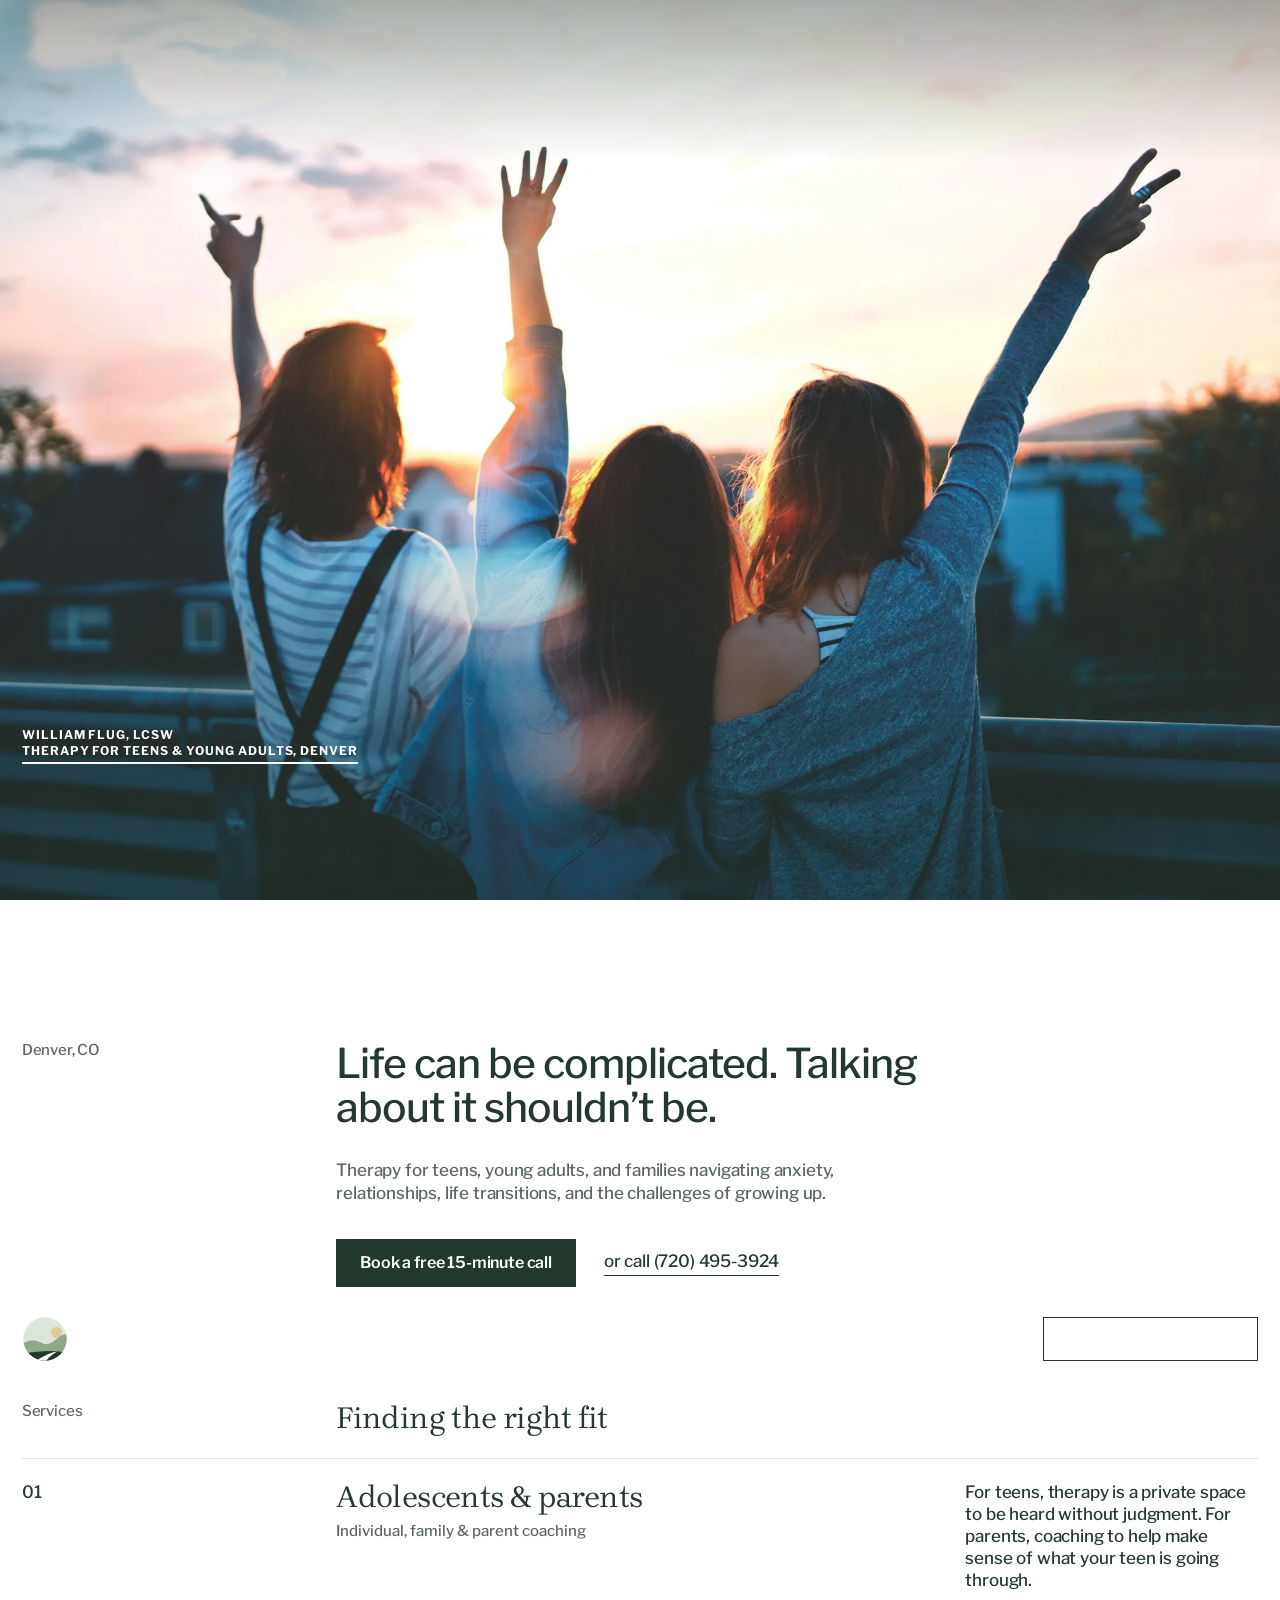
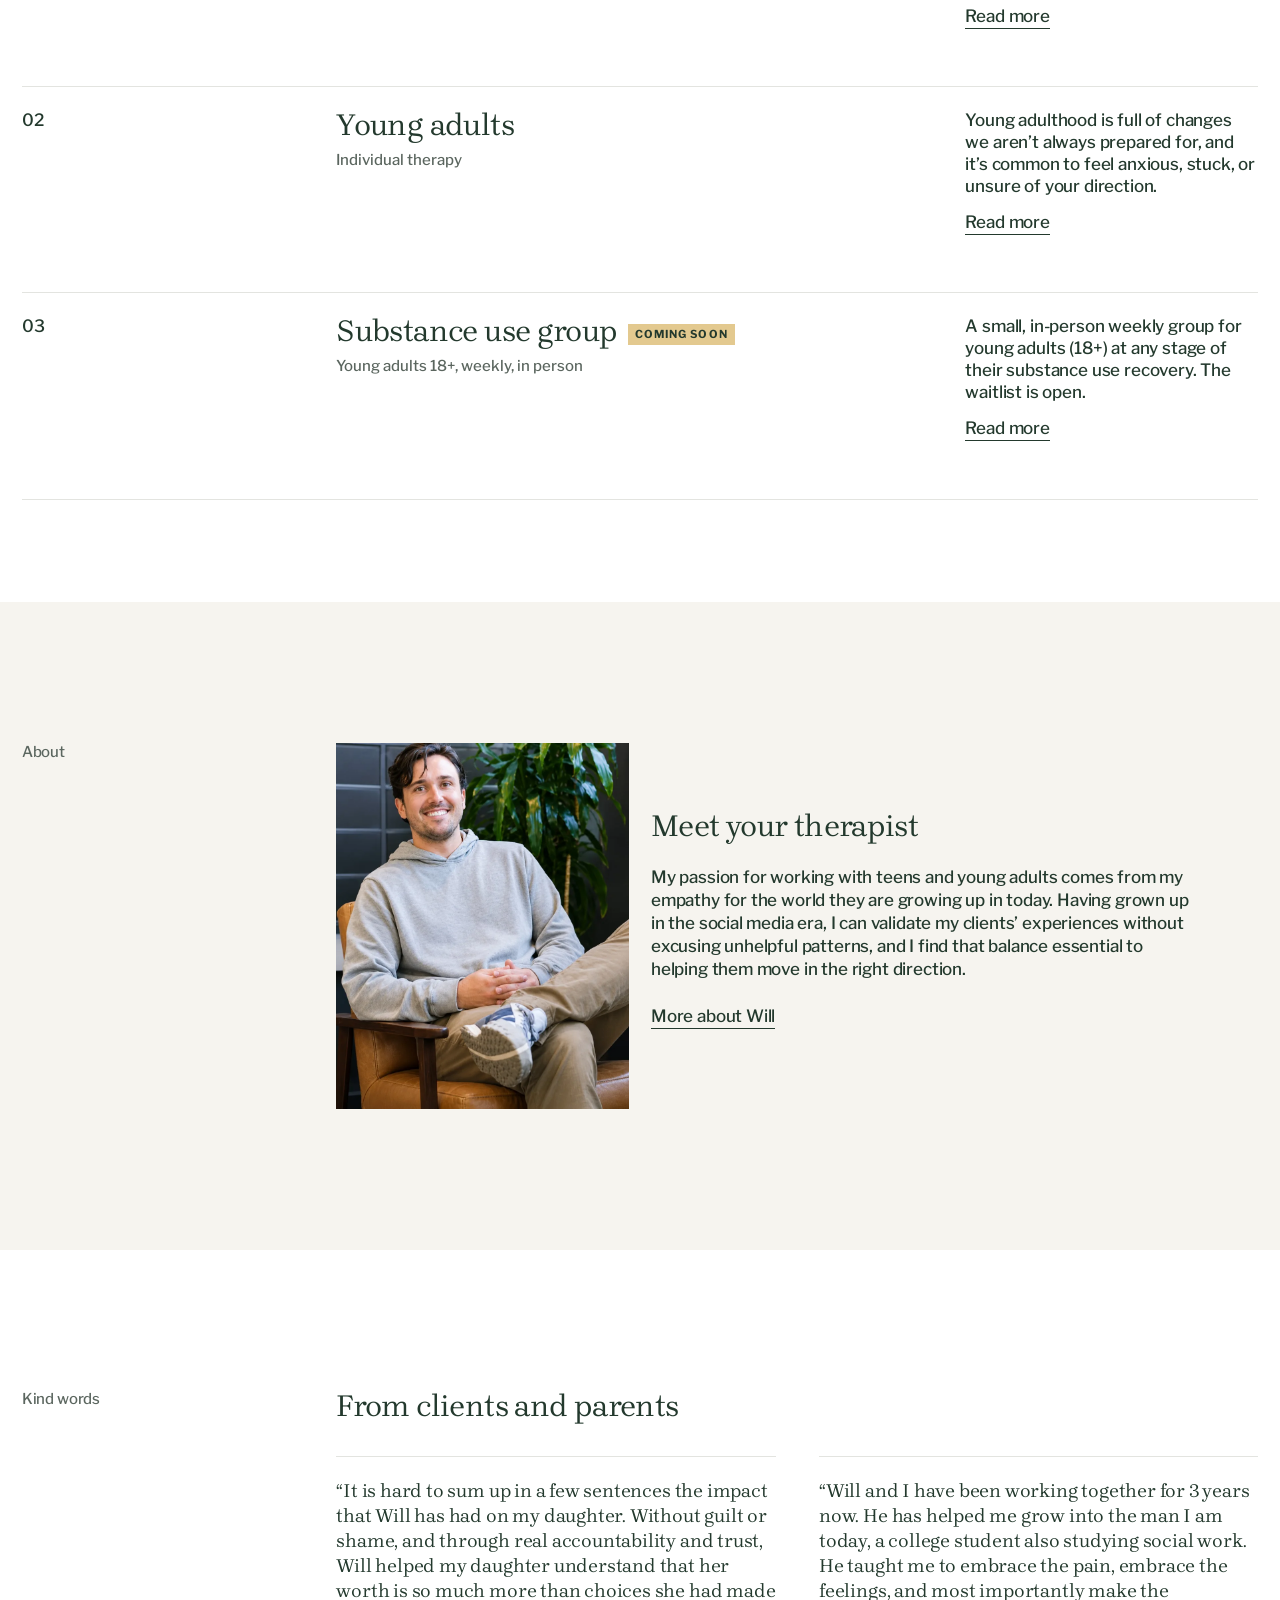
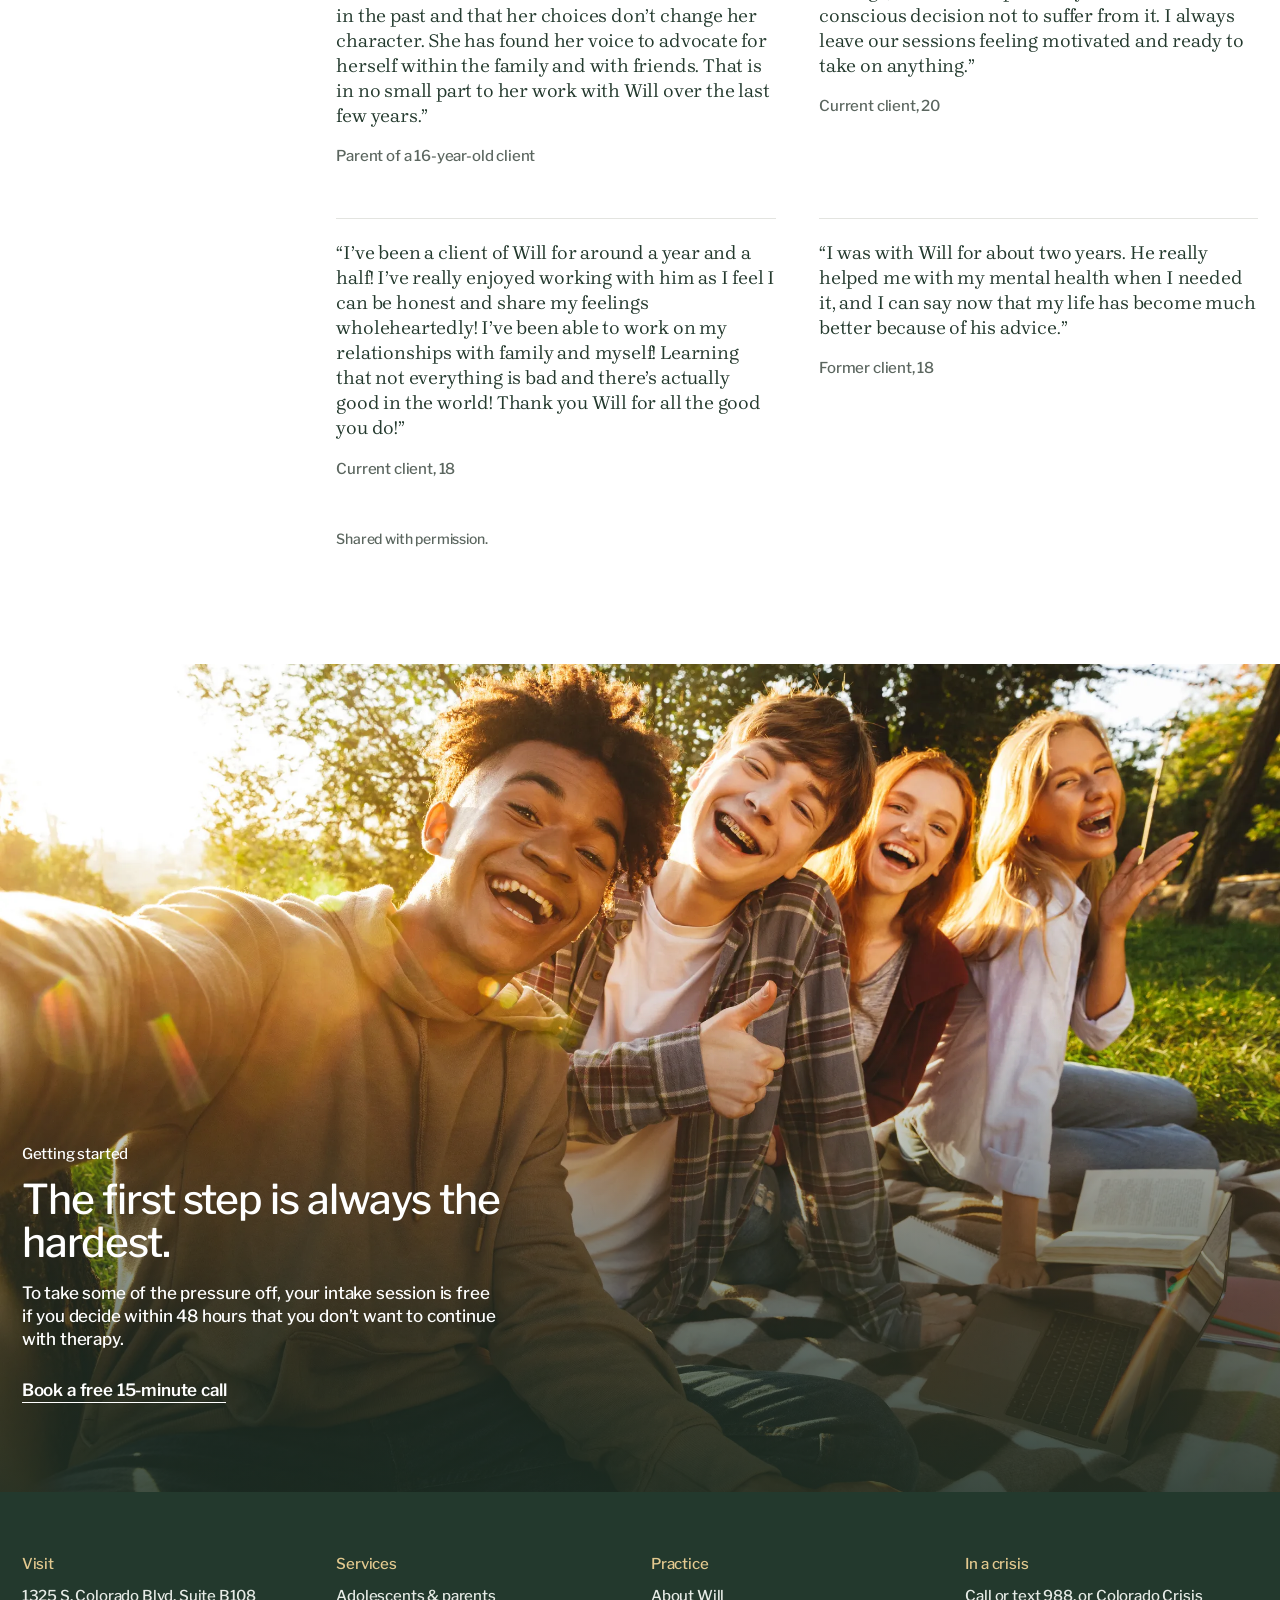
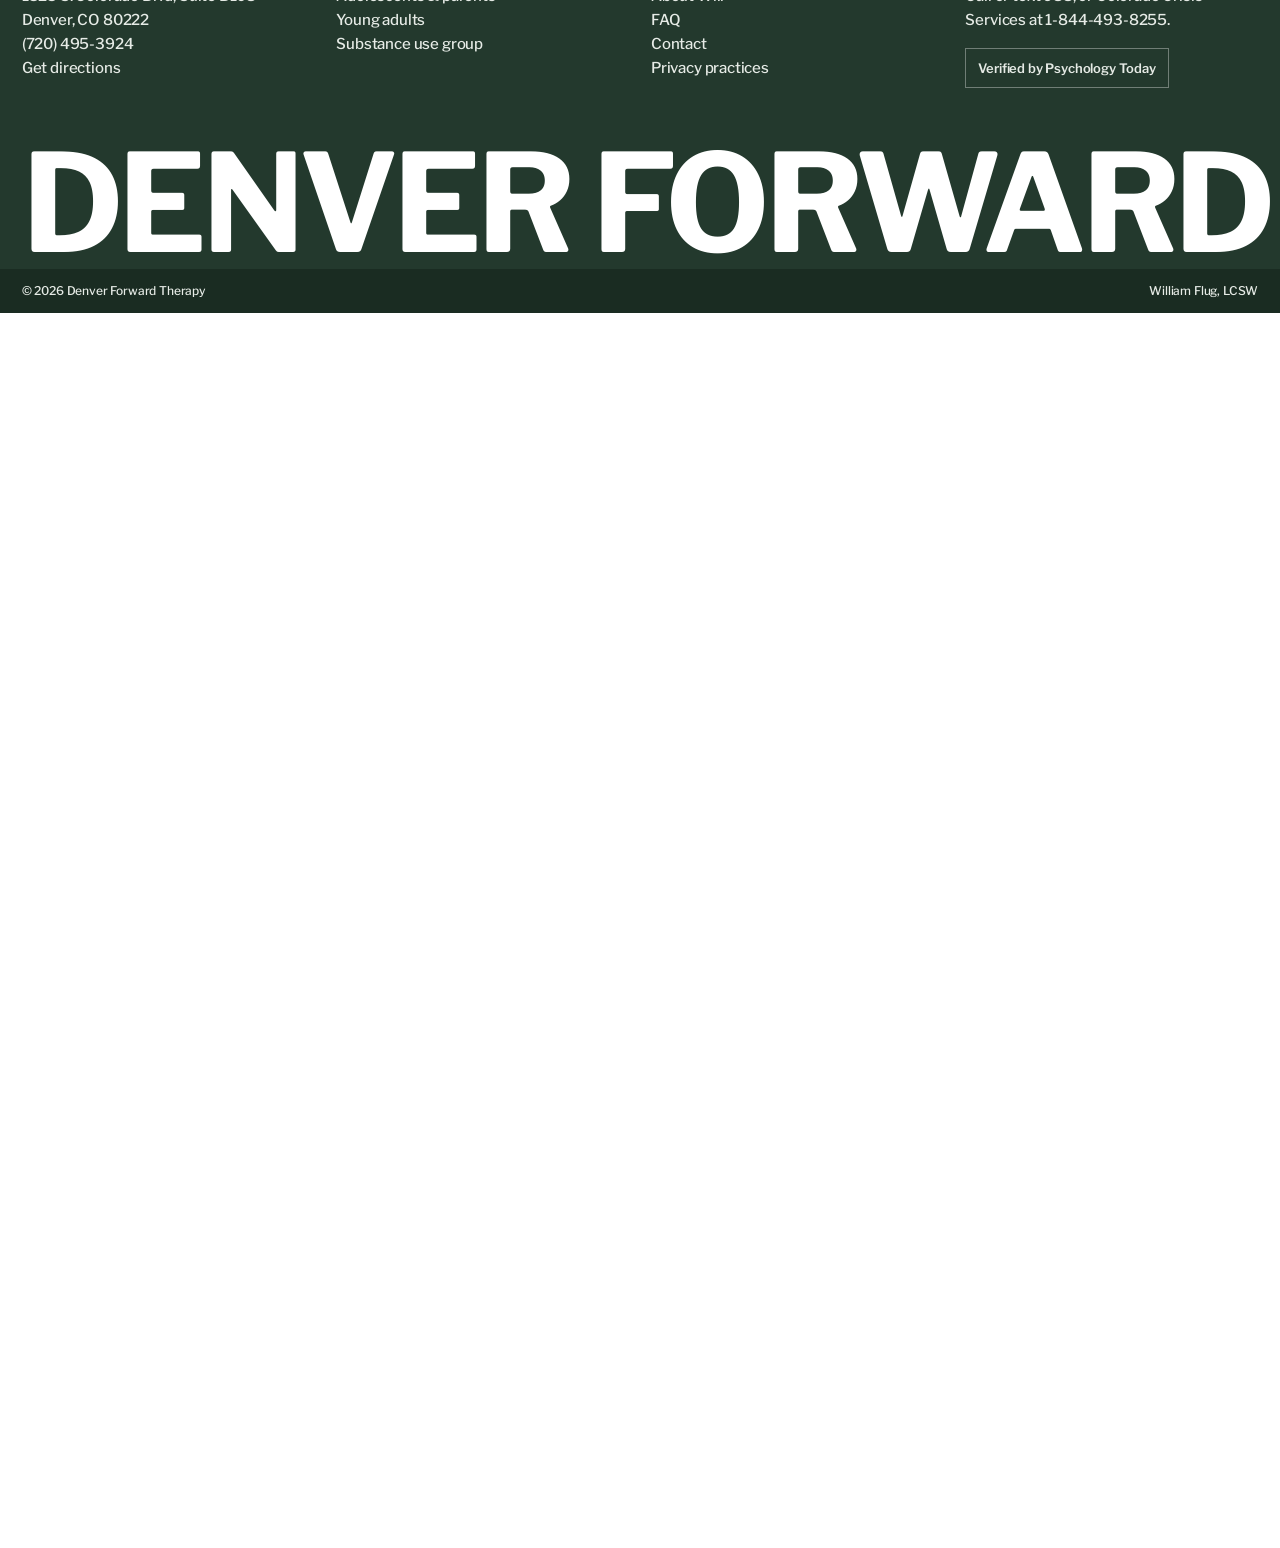
<file: services/index.html>
<!doctype html>
<html lang="en"><head><meta charset="utf-8"><title>Services | Denver Forward Therapy</title>
<meta name="robots" content="noindex">
<link rel="canonical" href="https://denverforwardtherapy.com/#services">
<meta http-equiv="refresh" content="0; url=../#services">
</head><body><p><a href="../#services">See services</a></p></body></html>
</file>
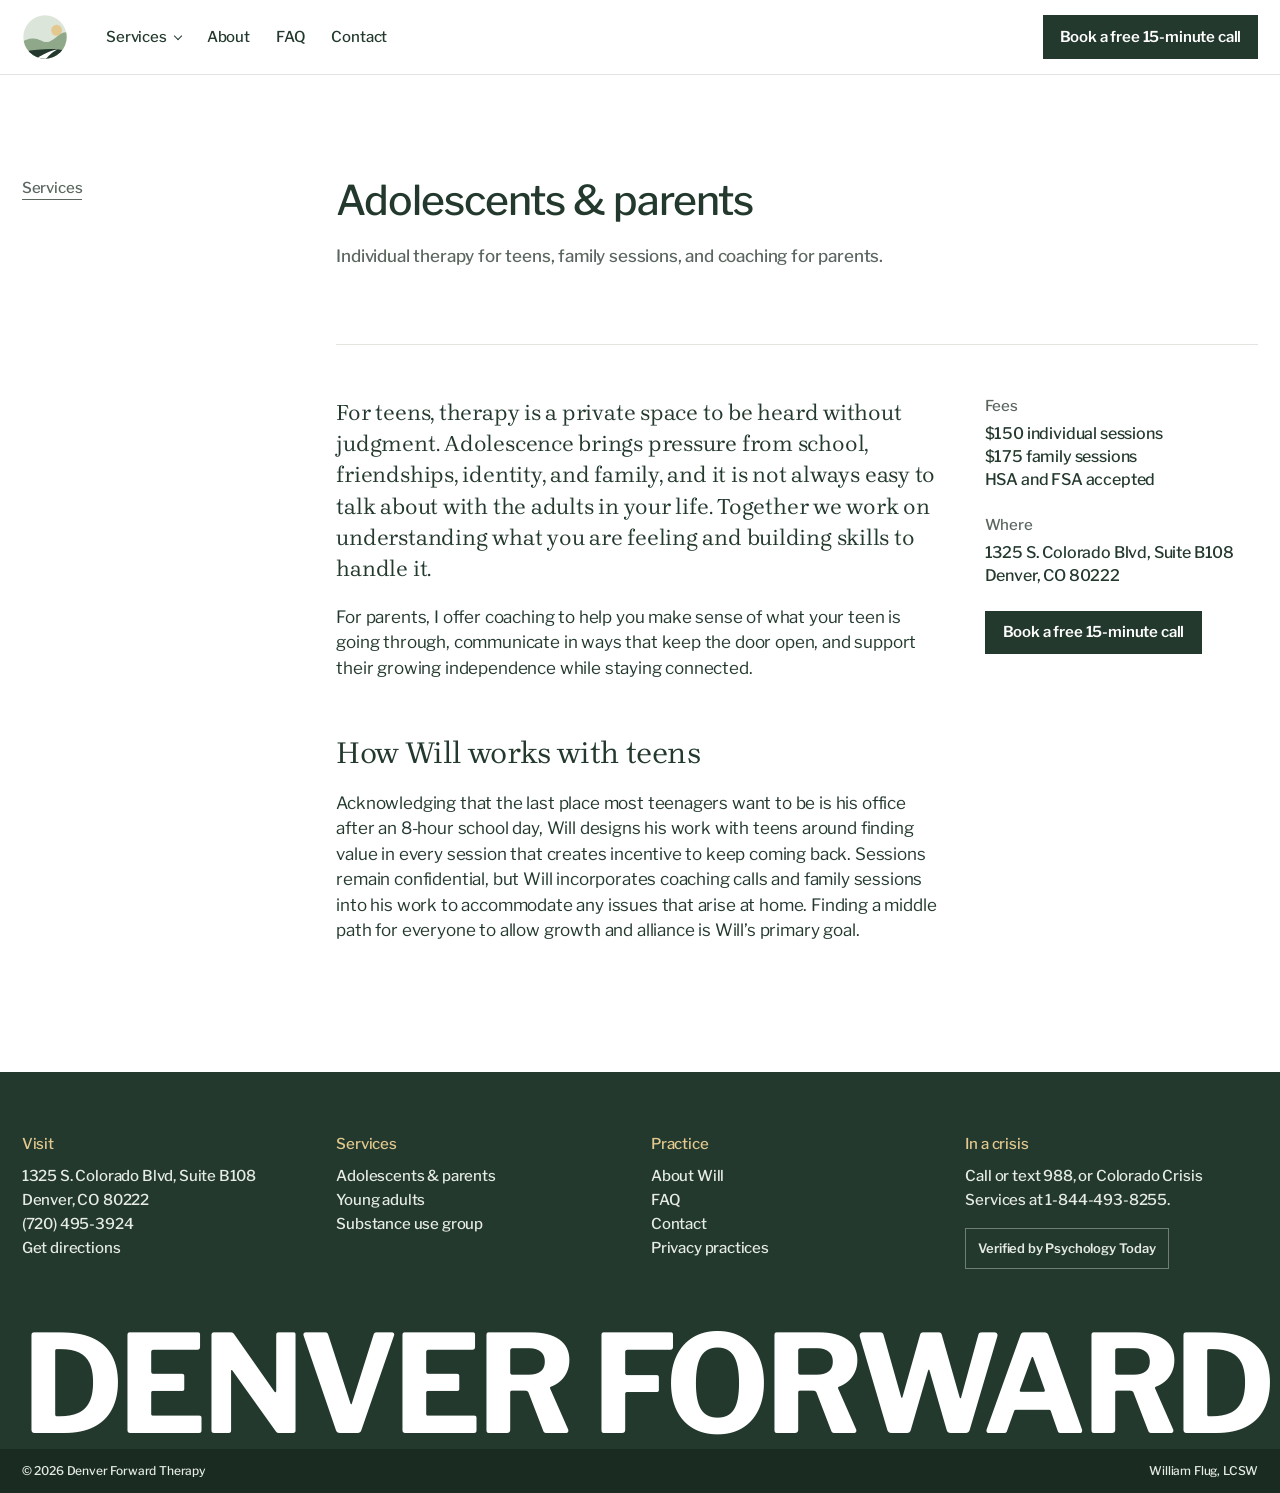
<file: services/adolescents-and-parents/index.html>
<!doctype html>
<html lang="en">
<head>
<meta charset="utf-8">
<meta name="viewport" content="width=device-width, initial-scale=1">
<title>Therapy for Teens &amp; Parent Coaching in Denver | Denver Forward Therapy</title>
<meta name="description" content="Individual therapy for teens, family sessions, and parent coaching in Denver with William Flug, LCSW. Sessions in person off Colorado Blvd and I-25.">
<meta name="robots" content="noindex, nofollow">
<link rel="canonical" href="https://denverforwardtherapy.com/services/adolescents-and-parents/">
<meta property="og:type" content="website">
<meta property="og:site_name" content="Denver Forward Therapy">
<meta property="og:title" content="Therapy for Teens &amp; Parent Coaching in Denver | Denver Forward Therapy">
<meta property="og:description" content="Individual therapy for teens, family sessions, and parent coaching in Denver with William Flug, LCSW. Sessions in person off Colorado Blvd and I-25.">
<meta property="og:url" content="https://denverforwardtherapy.com/services/adolescents-and-parents/">
<meta property="og:image" content="https://denverforwardtherapy.com/assets/img/hero-friends-sunset.webp">
<meta name="theme-color" content="#23392D">
<link rel="icon" href="../../assets/favicon.svg" type="image/svg+xml">
<link rel="apple-touch-icon" href="../../assets/apple-touch-icon.png">
<link rel="preconnect" href="https://fonts.googleapis.com">
<link rel="preconnect" href="https://fonts.gstatic.com" crossorigin>
<link href="https://fonts.googleapis.com/css2?family=Brygada+1918:wght@400;500&amp;family=Libre+Franklin:wght@400;500;600;700&amp;display=swap" rel="stylesheet">
<link rel="stylesheet" href="../../assets/site.css">
</head>
<body>
<a class="skip" href="#main">Skip to content</a>
<header class="top g" id="top">
  <a class="home" href="../../" aria-label="Denver Forward Therapy, home"><img src="../../assets/badge.svg" alt="Denver Forward Therapy" width="46" height="46"></a>
  <nav aria-label="Main">
    <div class="drop"><button class="ul on" type="button" aria-expanded="false" aria-haspopup="true">Services</button><ul><li><a href="../../services/adolescents-and-parents/">Adolescents &amp; parents<small>Individual, family &amp; parent coaching</small></a></li><li><a href="../../services/young-adults/">Young adults<small>Individual therapy</small></a></li><li><a href="../../services/substance-use-group/">Substance use group<small>Young adults 18+, weekly, in person</small></a></li></ul></div>
    <a class="ul" href="../../about/">About</a>
    <a class="ul" href="../../faq/">FAQ</a>
    <a class="ul" href="../../contact/">Contact</a>
    <a class="btn mct" href="../../contact/">Book a free 15-minute call</a>
  </nav>
  <a class="ct" href="../../contact/">Book a free 15-minute call</a>
  <button class="menu-btn" aria-expanded="false">Menu</button>
</header>
<main id="main">
<div class="page">
<section class="phead g">
  <p class="lab"><a class="line" href="../../#services">Services</a></p>
  <h1>Adolescents &amp; parents</h1>
  <p class="sub">Individual therapy for teens, family sessions, and coaching for parents.</p>
</section>
<section class="body g">
  <div class="rule"></div>
  <div class="prose">
    <p class="first">For teens, therapy is a private space to be heard without judgment. Adolescence brings pressure from school, friendships, identity, and family, and it is not always easy to talk about with the adults in your life. Together we work on understanding what you are feeling and building skills to handle it.</p>
    <p>For parents, I offer coaching to help you make sense of what your teen is going through, communicate in ways that keep the door open, and support their growing independence while staying connected.</p>
    <h2>How Will works with teens</h2>
    <p>Acknowledging that the last place most teenagers want to be is his office after an 8-hour school day, Will designs his work with teens around finding value in every session that creates incentive to keep coming back. Sessions remain confidential, but Will incorporates coaching calls and family sessions into his work to accommodate any issues that arise at home. Finding a middle path for everyone to allow growth and alliance is Will&rsquo;s primary goal.</p>
  </div>
  <aside class="side"><div class="box"><h2>Fees</h2><p>$150 individual sessions<br>$175 family sessions<br>HSA and FSA accepted</p><h2>Where</h2><p>1325 S. Colorado Blvd, Suite B108<br>Denver, CO 80222</p><a class="btn" href="../../contact/">Book a free 15-minute call</a></div></aside>
</section>
</div>
</main>
<footer>
  <div class="g">
    <div class="c"><b>Visit</b>1325 S. Colorado Blvd, Suite B108<br>Denver, CO 80222<br><a href="tel:+17204953924">(720) 495-3924</a><br><a href="https://www.google.com/maps/search/?api=1&amp;query=1325+S+Colorado+Blvd+Suite+B108+Denver+CO+80222" target="_blank" rel="noopener">Get directions</a></div>
    <div class="c"><b><a href="../../#services">Services</a></b><a class="ul" href="../../services/adolescents-and-parents/">Adolescents &amp; parents</a><br><a class="ul" href="../../services/young-adults/">Young adults</a><br><a class="ul" href="../../services/substance-use-group/">Substance use group</a><br></div>
    <div class="c"><b>Practice</b><a class="ul" href="../../about/">About Will</a><br><a class="ul" href="../../faq/">FAQ</a><br><a class="ul" href="../../contact/">Contact</a><br><a class="ul" href="../../privacy/">Privacy practices</a></div>
    <div class="c"><b>In a crisis</b>Call or text <a href="tel:988">988</a>, or Colorado Crisis Services at <a href="tel:+18444938255">1-844-493-8255</a>.
      <br><!-- Psychology Today verified badge: replace with the embed snippet from William's profile -->
      <a class="ptbadge" href="https://www.psychologytoday.com/us/therapists/william-flug-denver-co/1330644" target="_blank" rel="noopener">Verified by Psychology Today</a></div>
  </div>
  <div class="big" aria-hidden="true">DENVER FORWARD</div>
  <div class="base"><span>&copy; 2026 Denver Forward Therapy</span><span>William Flug, LCSW</span></div>
</footer>
<script src="../../assets/site.js" defer></script>
</body>
</html>
</file>
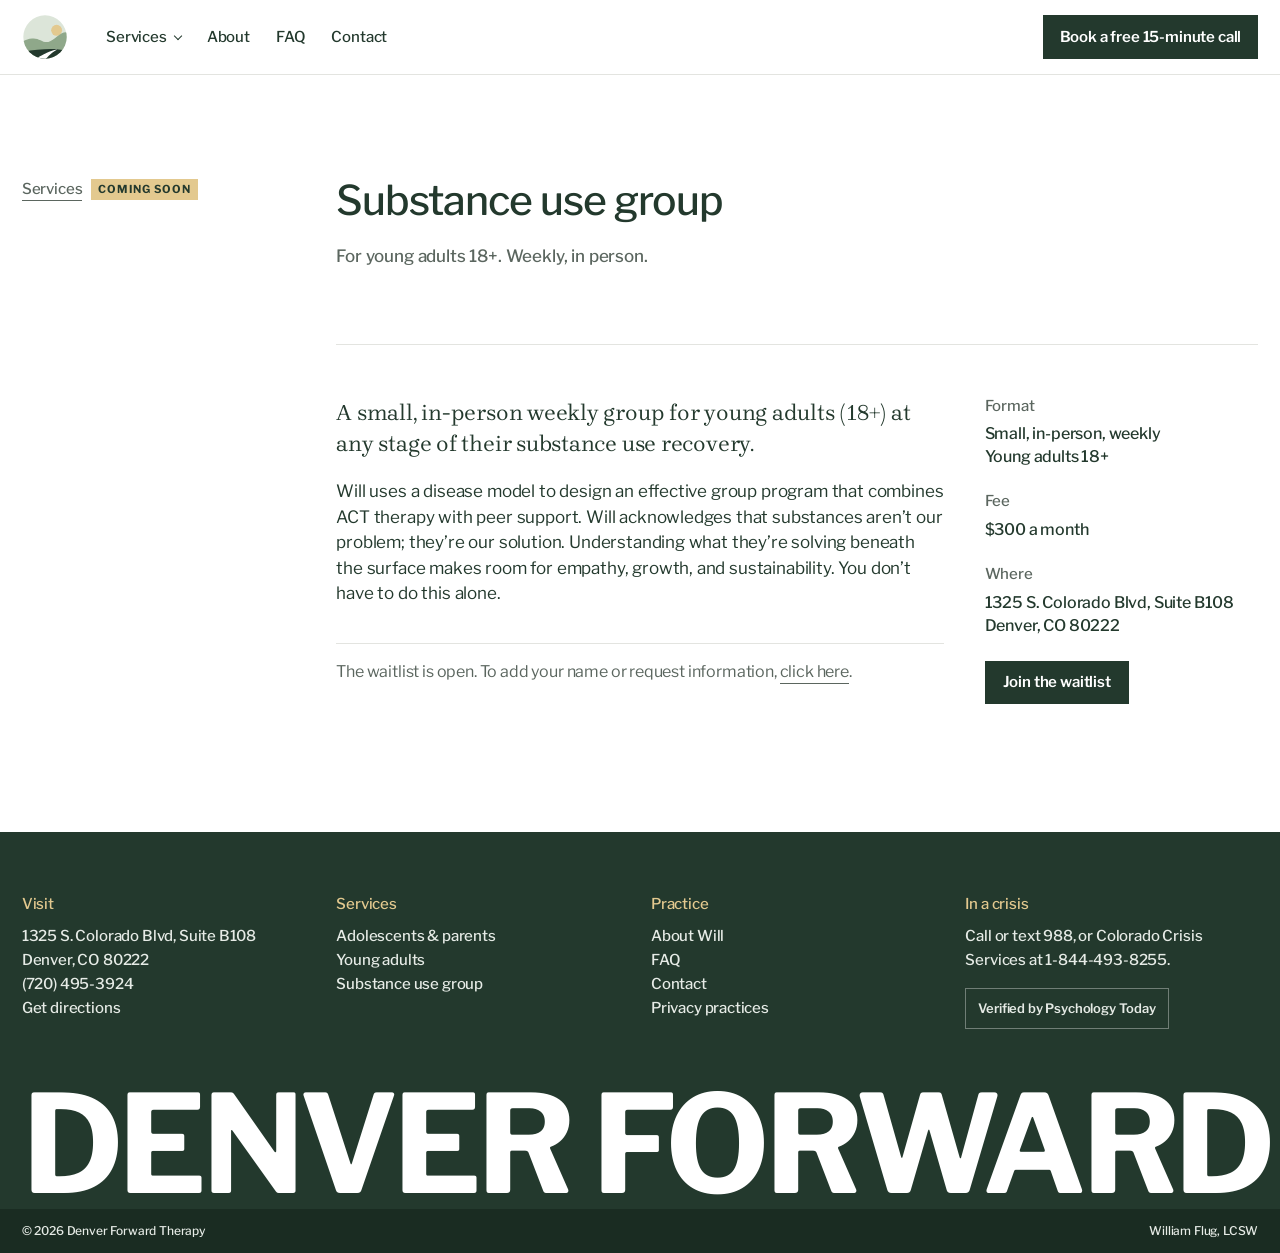
<file: services/substance-use-group/index.html>
<!doctype html>
<html lang="en">
<head>
<meta charset="utf-8">
<meta name="viewport" content="width=device-width, initial-scale=1">
<title>Substance Use Group for Young Adults in Denver | Denver Forward Therapy</title>
<meta name="description" content="A small, in-person weekly substance use recovery group for young adults (18+) in Denver, combining ACT with peer support. The waitlist is open.">
<meta name="robots" content="noindex, nofollow">
<link rel="canonical" href="https://denverforwardtherapy.com/services/substance-use-group/">
<meta property="og:type" content="website">
<meta property="og:site_name" content="Denver Forward Therapy">
<meta property="og:title" content="Substance Use Group for Young Adults in Denver | Denver Forward Therapy">
<meta property="og:description" content="A small, in-person weekly substance use recovery group for young adults (18+) in Denver, combining ACT with peer support. The waitlist is open.">
<meta property="og:url" content="https://denverforwardtherapy.com/services/substance-use-group/">
<meta property="og:image" content="https://denverforwardtherapy.com/assets/img/hero-friends-sunset.webp">
<meta name="theme-color" content="#23392D">
<link rel="icon" href="../../assets/favicon.svg" type="image/svg+xml">
<link rel="apple-touch-icon" href="../../assets/apple-touch-icon.png">
<link rel="preconnect" href="https://fonts.googleapis.com">
<link rel="preconnect" href="https://fonts.gstatic.com" crossorigin>
<link href="https://fonts.googleapis.com/css2?family=Brygada+1918:wght@400;500&amp;family=Libre+Franklin:wght@400;500;600;700&amp;display=swap" rel="stylesheet">
<link rel="stylesheet" href="../../assets/site.css">
</head>
<body>
<a class="skip" href="#main">Skip to content</a>
<header class="top g" id="top">
  <a class="home" href="../../" aria-label="Denver Forward Therapy, home"><img src="../../assets/badge.svg" alt="Denver Forward Therapy" width="46" height="46"></a>
  <nav aria-label="Main">
    <div class="drop"><button class="ul on" type="button" aria-expanded="false" aria-haspopup="true">Services</button><ul><li><a href="../../services/adolescents-and-parents/">Adolescents &amp; parents<small>Individual, family &amp; parent coaching</small></a></li><li><a href="../../services/young-adults/">Young adults<small>Individual therapy</small></a></li><li><a href="../../services/substance-use-group/">Substance use group<small>Young adults 18+, weekly, in person</small></a></li></ul></div>
    <a class="ul" href="../../about/">About</a>
    <a class="ul" href="../../faq/">FAQ</a>
    <a class="ul" href="../../contact/">Contact</a>
    <a class="btn mct" href="../../contact/">Book a free 15-minute call</a>
  </nav>
  <a class="ct" href="../../contact/">Book a free 15-minute call</a>
  <button class="menu-btn" aria-expanded="false">Menu</button>
</header>
<main id="main">
<div class="page">
<section class="phead g">
  <p class="lab"><a class="line" href="../../#services">Services</a> <span class="soon" style="margin-left:6px">Coming soon</span></p>
  <h1>Substance use group</h1>
  <p class="sub">For young adults 18+. Weekly, in person.</p>
</section>
<section class="body g">
  <div class="rule"></div>
  <div class="prose">
    <p class="first">A small, in-person weekly group for young adults (18+) at any stage of their substance use recovery.</p>
    <p>Will uses a disease model to design an effective group program that combines ACT therapy with peer support. Will acknowledges that substances aren&rsquo;t our problem; they&rsquo;re our solution. Understanding what they&rsquo;re solving beneath the surface makes room for empathy, growth, and sustainability. You don&rsquo;t have to do this alone.</p>
    <p class="note">The waitlist is open. To add your name or request information, <a class="line" href="../../contact/?interest=group">click here</a>.</p>
  </div>
  <aside class="side"><div class="box"><h2>Format</h2><p>Small, in-person, weekly<br>Young adults 18+</p><h2>Fee</h2><p>$300 a month</p><h2>Where</h2><p>1325 S. Colorado Blvd, Suite B108<br>Denver, CO 80222</p><a class="btn" href="../../contact/?interest=group">Join the waitlist</a></div></aside>
</section>
</div>
</main>
<footer>
  <div class="g">
    <div class="c"><b>Visit</b>1325 S. Colorado Blvd, Suite B108<br>Denver, CO 80222<br><a href="tel:+17204953924">(720) 495-3924</a><br><a href="https://www.google.com/maps/search/?api=1&amp;query=1325+S+Colorado+Blvd+Suite+B108+Denver+CO+80222" target="_blank" rel="noopener">Get directions</a></div>
    <div class="c"><b><a href="../../#services">Services</a></b><a class="ul" href="../../services/adolescents-and-parents/">Adolescents &amp; parents</a><br><a class="ul" href="../../services/young-adults/">Young adults</a><br><a class="ul" href="../../services/substance-use-group/">Substance use group</a><br></div>
    <div class="c"><b>Practice</b><a class="ul" href="../../about/">About Will</a><br><a class="ul" href="../../faq/">FAQ</a><br><a class="ul" href="../../contact/">Contact</a><br><a class="ul" href="../../privacy/">Privacy practices</a></div>
    <div class="c"><b>In a crisis</b>Call or text <a href="tel:988">988</a>, or Colorado Crisis Services at <a href="tel:+18444938255">1-844-493-8255</a>.
      <br><!-- Psychology Today verified badge: replace with the embed snippet from William's profile -->
      <a class="ptbadge" href="https://www.psychologytoday.com/us/therapists/william-flug-denver-co/1330644" target="_blank" rel="noopener">Verified by Psychology Today</a></div>
  </div>
  <div class="big" aria-hidden="true">DENVER FORWARD</div>
  <div class="base"><span>&copy; 2026 Denver Forward Therapy</span><span>William Flug, LCSW</span></div>
</footer>
<script src="../../assets/site.js" defer></script>
</body>
</html>
</file>
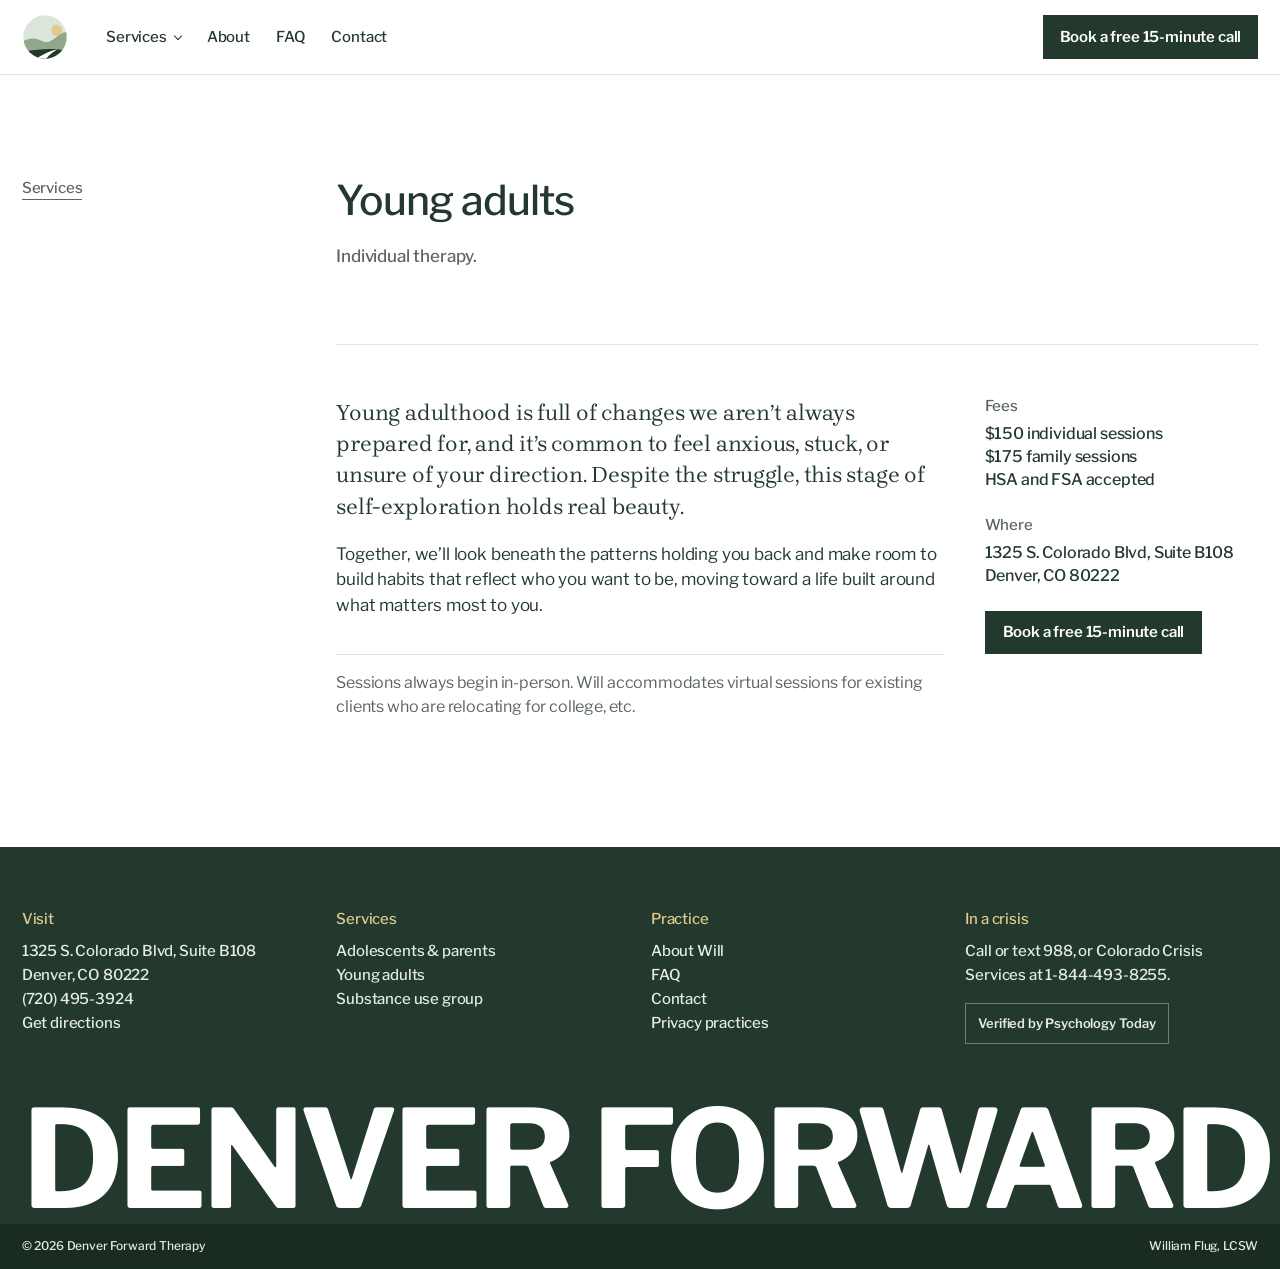
<file: services/young-adults/index.html>
<!doctype html>
<html lang="en">
<head>
<meta charset="utf-8">
<meta name="viewport" content="width=device-width, initial-scale=1">
<title>Therapy for Young Adults in Denver | Denver Forward Therapy</title>
<meta name="description" content="Individual therapy for young adults in Denver who feel anxious, stuck, or unsure of their direction. In person with William Flug, LCSW.">
<meta name="robots" content="noindex, nofollow">
<link rel="canonical" href="https://denverforwardtherapy.com/services/young-adults/">
<meta property="og:type" content="website">
<meta property="og:site_name" content="Denver Forward Therapy">
<meta property="og:title" content="Therapy for Young Adults in Denver | Denver Forward Therapy">
<meta property="og:description" content="Individual therapy for young adults in Denver who feel anxious, stuck, or unsure of their direction. In person with William Flug, LCSW.">
<meta property="og:url" content="https://denverforwardtherapy.com/services/young-adults/">
<meta property="og:image" content="https://denverforwardtherapy.com/assets/img/hero-friends-sunset.webp">
<meta name="theme-color" content="#23392D">
<link rel="icon" href="../../assets/favicon.svg" type="image/svg+xml">
<link rel="apple-touch-icon" href="../../assets/apple-touch-icon.png">
<link rel="preconnect" href="https://fonts.googleapis.com">
<link rel="preconnect" href="https://fonts.gstatic.com" crossorigin>
<link href="https://fonts.googleapis.com/css2?family=Brygada+1918:wght@400;500&amp;family=Libre+Franklin:wght@400;500;600;700&amp;display=swap" rel="stylesheet">
<link rel="stylesheet" href="../../assets/site.css">
</head>
<body>
<a class="skip" href="#main">Skip to content</a>
<header class="top g" id="top">
  <a class="home" href="../../" aria-label="Denver Forward Therapy, home"><img src="../../assets/badge.svg" alt="Denver Forward Therapy" width="46" height="46"></a>
  <nav aria-label="Main">
    <div class="drop"><button class="ul on" type="button" aria-expanded="false" aria-haspopup="true">Services</button><ul><li><a href="../../services/adolescents-and-parents/">Adolescents &amp; parents<small>Individual, family &amp; parent coaching</small></a></li><li><a href="../../services/young-adults/">Young adults<small>Individual therapy</small></a></li><li><a href="../../services/substance-use-group/">Substance use group<small>Young adults 18+, weekly, in person</small></a></li></ul></div>
    <a class="ul" href="../../about/">About</a>
    <a class="ul" href="../../faq/">FAQ</a>
    <a class="ul" href="../../contact/">Contact</a>
    <a class="btn mct" href="../../contact/">Book a free 15-minute call</a>
  </nav>
  <a class="ct" href="../../contact/">Book a free 15-minute call</a>
  <button class="menu-btn" aria-expanded="false">Menu</button>
</header>
<main id="main">
<div class="page">
<section class="phead g">
  <p class="lab"><a class="line" href="../../#services">Services</a></p>
  <h1>Young adults</h1>
  <p class="sub">Individual therapy.</p>
</section>
<section class="body g">
  <div class="rule"></div>
  <div class="prose">
    <p class="first">Young adulthood is full of changes we aren&rsquo;t always prepared for, and it&rsquo;s common to feel anxious, stuck, or unsure of your direction. Despite the struggle, this stage of self-exploration holds real beauty.</p>
    <p>Together, we&rsquo;ll look beneath the patterns holding you back and make room to build habits that reflect who you want to be, moving toward a life built around what matters most to you.</p>
    <p class="note">Sessions always begin in-person. Will accommodates virtual sessions for existing clients who are relocating for college, etc.</p>
  </div>
  <aside class="side"><div class="box"><h2>Fees</h2><p>$150 individual sessions<br>$175 family sessions<br>HSA and FSA accepted</p><h2>Where</h2><p>1325 S. Colorado Blvd, Suite B108<br>Denver, CO 80222</p><a class="btn" href="../../contact/">Book a free 15-minute call</a></div></aside>
</section>
</div>
</main>
<footer>
  <div class="g">
    <div class="c"><b>Visit</b>1325 S. Colorado Blvd, Suite B108<br>Denver, CO 80222<br><a href="tel:+17204953924">(720) 495-3924</a><br><a href="https://www.google.com/maps/search/?api=1&amp;query=1325+S+Colorado+Blvd+Suite+B108+Denver+CO+80222" target="_blank" rel="noopener">Get directions</a></div>
    <div class="c"><b><a href="../../#services">Services</a></b><a class="ul" href="../../services/adolescents-and-parents/">Adolescents &amp; parents</a><br><a class="ul" href="../../services/young-adults/">Young adults</a><br><a class="ul" href="../../services/substance-use-group/">Substance use group</a><br></div>
    <div class="c"><b>Practice</b><a class="ul" href="../../about/">About Will</a><br><a class="ul" href="../../faq/">FAQ</a><br><a class="ul" href="../../contact/">Contact</a><br><a class="ul" href="../../privacy/">Privacy practices</a></div>
    <div class="c"><b>In a crisis</b>Call or text <a href="tel:988">988</a>, or Colorado Crisis Services at <a href="tel:+18444938255">1-844-493-8255</a>.
      <br><!-- Psychology Today verified badge: replace with the embed snippet from William's profile -->
      <a class="ptbadge" href="https://www.psychologytoday.com/us/therapists/william-flug-denver-co/1330644" target="_blank" rel="noopener">Verified by Psychology Today</a></div>
  </div>
  <div class="big" aria-hidden="true">DENVER FORWARD</div>
  <div class="base"><span>&copy; 2026 Denver Forward Therapy</span><span>William Flug, LCSW</span></div>
</footer>
<script src="../../assets/site.js" defer></script>
</body>
</html>
</file>
<file: assets/site.css>
:root{
  --bg:#FFFFFF; --off:#F6F4EF; --ink:#23392D; --green:#23392D; --pine:#1A2C22;
  --sage:#8FA88A; --sage-lt:#A9BFA5; --sun:#E3C98F;
  --soft:#5B665F; --line:#E3E4E0;
  --serif:'Brygada 1918',Georgia,serif; --sans:'Libre Franklin',system-ui,sans-serif;
  --m:clamp(16px,1.7vw,26px);
  --s1:clamp(17px,1.25vw,20px); --s2:clamp(26px,2.4vw,38px); --s3:clamp(30px,3.2vw,50px);
  --ease:cubic-bezier(.16,1,.3,1);
}
*{box-sizing:border-box;margin:0;padding:0}
body{background:var(--bg);color:var(--ink);font:500 var(--s1)/1.35 var(--sans);letter-spacing:-.01em;-webkit-font-smoothing:antialiased;overflow-x:hidden}
img{display:block;max-width:100%}
a{color:inherit;text-decoration:none}
::selection{background:var(--sun);color:var(--green)}
:focus-visible{outline:2px solid var(--sage);outline-offset:3px}
.skip{position:absolute;left:-999px;top:8px;background:var(--green);color:#fff;padding:10px 14px;z-index:99}
.skip:focus{left:8px}
.g{display:grid;grid-template-columns:repeat(4,1fr);column-gap:var(--m);padding:0 var(--m)}
.lab{font:500 15px/1.3 var(--sans);color:var(--soft)}
.ul{background:linear-gradient(currentColor,currentColor) 0 100%/0 1px no-repeat;transition:background-size .6s var(--ease)}
.ul:hover,.ul.on{background-size:100% 1px}
.line{border-bottom:1px solid currentColor;padding-bottom:2px}
.btn{display:inline-block;background:var(--green);color:#fff;font:600 16px/1 var(--sans);padding:16px 24px;border:0;cursor:pointer;transition:background .3s}
.btn:hover{background:#34503F}

/* header */
.top{position:fixed;inset:0 0 auto;z-index:50;padding-top:14px;padding-bottom:14px;font-size:15px;color:#fff;align-items:center;transition:color .3s,background .3s,border-color .3s;border-bottom:1px solid transparent}
.top .home{grid-column:1;display:block;width:max-content}
.top .home img{height:46px;width:46px;border-radius:50%;box-shadow:0 0 0 2px rgba(255,255,255,.95)}
.top nav{grid-column:2/4;display:flex;gap:26px;align-items:center}
.top .ct{grid-column:4;justify-self:end;font-weight:600;border:1.5px solid currentColor;padding:11px 16px;transition:background .3s,color .3s}
.top .ct:hover{background:#fff;color:var(--green)}
.top.light{color:var(--ink);background:rgba(255,255,255,.96);border-color:var(--line)}
.top.light .ct{background:var(--green);border-color:var(--green);color:#fff}
.top.light .ct:hover{background:#34503F}
.top nav a[aria-current] {background-size:100% 1px}
.drop{position:relative}
.drop>button{font:inherit;color:inherit;background:none;border:0;padding:0;cursor:default;letter-spacing:inherit}
.drop>button::after{content:"";display:inline-block;width:5px;height:5px;border-right:1.4px solid currentColor;border-bottom:1.4px solid currentColor;transform:translateY(-3px) rotate(45deg);margin-left:8px}
.drop ul{list-style:none;position:absolute;top:calc(100% + 14px);left:-18px;min-width:270px;background:#fff;color:var(--ink);border:1px solid var(--line);padding:8px 0;display:none}
.drop ul::before{content:"";position:absolute;left:0;right:0;top:-18px;height:18px}
.drop:hover ul,.drop:focus-within ul,.drop.open ul{display:block}
.drop li a{display:block;padding:10px 18px}
.drop li a:hover{background:var(--off)}
.drop li small{display:block;font-size:13px;color:var(--soft);margin-top:2px}
.menu-btn{display:none;grid-column:4;justify-self:end;background:none;border:0;color:inherit;font:600 15px var(--sans);cursor:pointer}

/* hero */
.hero{position:relative;height:100svh;min-height:540px;overflow:hidden;background:#9fb3c4}
.hero img{position:absolute;inset:0;width:100%;height:100%;object-fit:cover;object-position:50% 35%}
.hero::after{content:"";position:absolute;inset:0;background:linear-gradient(180deg,rgba(26,44,34,.38) 0%,rgba(26,44,34,0) 18%,rgba(26,44,34,0) 52%,rgba(26,44,34,.55) 100%);pointer-events:none}
.mark{position:absolute;left:var(--m);right:var(--m);bottom:calc(var(--m)*.6);z-index:2;color:#fff;display:flex;flex-direction:column-reverse;align-items:flex-start;gap:clamp(12px,1.4vw,20px)}
.mark .word{font:700 10.3vw/.8 var(--sans);letter-spacing:-.04em;white-space:nowrap;display:block;transform:translateY(10%);opacity:0;transition:transform 1.4s var(--ease),opacity 1s}
.loaded .mark .word{transform:none;opacity:1}
.mark .tag{font:700 12px/1.3 var(--sans);letter-spacing:.08em;text-transform:uppercase;white-space:nowrap;border-bottom:2px solid #fff;padding-bottom:3px}

/* intro */
.intro{padding-top:clamp(90px,11vw,160px);padding-bottom:clamp(80px,9vw,130px)}
.intro .lab{grid-column:1}
.intro .big{grid-column:2/5;font:500 var(--s3)/1.08 var(--sans);letter-spacing:-.025em;max-width:24ch}
.intro .sub{grid-column:2/4;margin-top:30px;color:var(--soft);max-width:48ch}
.intro .cta{grid-column:2/5;margin-top:34px;display:flex;flex-wrap:wrap;gap:16px 28px;align-items:center}

/* services list */
.svc{padding-bottom:clamp(60px,8vw,110px)}
.svc .head{padding-bottom:var(--m)}
.svc .head .lab{grid-column:1}
.svc .head h2{grid-column:2/4;font:400 var(--s2)/1.1 var(--serif);letter-spacing:-.02em}
.service{border-top:1px solid var(--line);padding-top:var(--m);padding-bottom:5vh;align-items:start;margin:0 var(--m);padding-left:0;padding-right:0}
.service:last-child{border-bottom:1px solid var(--line)}
.service .n{grid-column:1;font-size:var(--s1)}
.service h3{grid-column:2/4;font:400 var(--s2)/1.1 var(--serif);letter-spacing:-.02em;justify-self:start}
.service h3 small{display:block;font:500 15px/1.3 var(--sans);letter-spacing:0;color:var(--soft);margin-top:8px}
.service .d{grid-column:4}
.service .d p{line-height:1.3;padding-bottom:14px}
.service .d .fee{font-size:15px;color:var(--soft)}
#services{scroll-margin-top:100px}
.soon{display:inline-block;font:700 11px/1 var(--sans);letter-spacing:.1em;text-transform:uppercase;background:var(--sun);color:var(--green);padding:5px 7px;margin-left:10px;vertical-align:middle}
.hover-image{position:fixed;left:0;top:0;width:clamp(220px,19.5vw,300px);aspect-ratio:3/2;z-index:40;pointer-events:none;opacity:0;transition:opacity .2s;overflow:hidden}
.hover-image.on{opacity:1}
.hover-image img{position:absolute;inset:0;width:100%;height:100%;object-fit:cover;opacity:0}
.hover-image img.on{opacity:1}

/* about teaser */
.about{padding:clamp(90px,11vw,150px) 0;background:var(--off)}
.about .g{align-items:center}
.about .lab{grid-column:1;align-self:start}
.about .pic{grid-column:2;aspect-ratio:4/5;overflow:hidden}
.about .pic img{width:100%;height:100%;object-fit:cover;object-position:35% 50%}
.about .txt{grid-column:3/5;max-width:46ch}
.about h2{font:400 var(--s2)/1.1 var(--serif);letter-spacing:-.02em;margin-bottom:22px}
.about .txt p{margin-bottom:14px}
.about .txt .more{margin-top:24px}

/* band */
.kind{padding:clamp(90px,11vw,150px) 0 clamp(70px,9vw,120px)}
.kind .head{padding-bottom:calc(var(--m) + 10px)}
.kind .head .lab{grid-column:1}
.kind .head h2{grid-column:2/4;font:400 var(--s2)/1.1 var(--serif);letter-spacing:-.02em}
.kind .cols{grid-column:2/5;display:grid;grid-template-columns:1fr 1fr;column-gap:calc(var(--m) * 2)}
.kind blockquote{border-top:1px solid var(--line);padding:var(--m) 0 clamp(34px,4vw,54px)}
.kind blockquote p{font:400 clamp(19px,1.45vw,23px)/1.32 var(--serif);letter-spacing:-.01em;color:var(--ink);max-width:48ch}
.kind blockquote cite{display:block;font:500 15px/1.3 var(--sans);font-style:normal;color:var(--soft);margin-top:18px}
.kind .note small{grid-column:2/5;font:500 14px/1.3 var(--sans);color:var(--soft)}

.band{position:relative;height:92vh;min-height:560px;overflow:hidden;color:#fff}
.band>img{position:absolute;inset:0;width:100%;height:100%;object-fit:cover;object-position:50% 50%}
.band::after{content:"";position:absolute;inset:0;background:linear-gradient(0deg,rgba(26,44,34,.82) 0%,rgba(26,44,34,.45) 32%,rgba(26,44,34,0) 58%)}
.band .in{position:relative;z-index:2;height:100%;align-content:end;padding-bottom:clamp(40px,7vw,90px)}
.band .lab{grid-column:1;color:#fff}
.band h2{grid-column:1/3;font:500 var(--s3)/1.05 var(--sans);letter-spacing:-.025em;margin:14px 0 18px}
.band p{grid-column:1/3;max-width:40ch}
.band .cta{grid-column:1/3;margin-top:28px}
.band .cta a{font-weight:600}

/* inner pages */
.page{padding-top:clamp(150px,14vw,210px)}
.phead{padding-bottom:clamp(50px,6vw,80px)}
.phead .lab{grid-column:1}
.phead h1{grid-column:2/5;font:500 var(--s3)/1.06 var(--sans);letter-spacing:-.025em;max-width:22ch}
.phead .sub{grid-column:2/4;margin-top:22px;color:var(--soft);max-width:48ch}
.body{padding-bottom:clamp(90px,10vw,150px)}
.body .rule{grid-column:2/5;border-top:1px solid var(--line);margin-bottom:clamp(36px,4vw,56px)}
.prose{grid-column:2/4;max-width:60ch}
.prose p{line-height:1.5;font-weight:400}
.prose p+p{margin-top:20px}
.prose .first{font:400 clamp(21px,1.75vw,26px)/1.4 var(--serif);letter-spacing:-.01em}
.prose h2{font:400 var(--s2)/1.1 var(--serif);letter-spacing:-.02em;margin:56px 0 20px}
.prose.legal{max-width:64ch}
.prose .meta{font:500 15px/1.5 var(--sans);color:var(--soft);padding-bottom:28px;margin-bottom:28px;border-top:1px solid var(--line);border-bottom:1px solid var(--line);padding-top:20px}
.prose ul{list-style:none;margin-top:16px}
.prose li{position:relative;padding-left:22px;line-height:1.5;font-weight:400}
.prose li+li{margin-top:12px}
.prose li::before{content:"";position:absolute;left:0;top:.62em;width:8px;height:8px;border-radius:50%;background:var(--sage)}
.prose li b{font-weight:600}
.prose .note{margin-top:36px;padding-top:16px;border-top:1px solid var(--line);color:var(--soft);font-size:16px}
.side{grid-column:4;font-size:16px;line-height:1.45;padding-left:clamp(0px,1.5vw,24px)}
.side .box{position:sticky;top:120px}
.side h2{font:500 15px/1.3 var(--sans);color:var(--soft);margin-bottom:6px}
.side p{margin-bottom:24px}
.side .btn{font-size:15px;padding:14px 18px}

/* about page */
.bio .pic{grid-column:2;aspect-ratio:4/5;overflow:hidden;align-self:start;position:sticky;top:110px}
.bio .pic img{width:100%;height:100%;object-fit:cover;object-position:35% 50%}
.bio .prose{grid-column:3/5;max-width:56ch}
.creds{list-style:none;margin-top:40px;border-top:1px solid var(--line);font-size:15px;color:var(--soft)}
.creds li{padding:11px 0;border-bottom:1px solid var(--line)}
.creds b{color:var(--ink);font-weight:600}

/* faq */
.faq{grid-column:2/5}
.faq details{border-top:1px solid var(--line)}
.faq details:last-child{border-bottom:1px solid var(--line)}
.faq summary{list-style:none;cursor:pointer;display:grid;grid-template-columns:1fr auto;gap:24px;align-items:baseline;padding:var(--m) 0}
.faq summary::-webkit-details-marker{display:none}
.faq summary span{font:400 var(--s2)/1.15 var(--serif);letter-spacing:-.02em}
.faq summary i{font:400 26px/1 var(--sans);font-style:normal;transition:transform .35s var(--ease)}
.faq details[open] summary i{transform:rotate(45deg)}
.faq .a{padding:0 0 calc(var(--m)*1.6);max-width:60ch}
.faq .a p{line-height:1.5;font-weight:400}
.faq .a p+p{margin-top:12px}

/* contact */
.contact .side{grid-column:1;padding-left:0;font-size:15px}
form.f{grid-column:2/5;display:grid;grid-template-columns:repeat(3,1fr);gap:28px var(--m)}
.f label{display:block;font-size:13px;color:var(--soft);margin-bottom:4px}
.f input,.f select,.f textarea{width:100%;background:none;border:0;border-bottom:1px solid #c5c9c4;color:var(--ink);font:500 var(--s1) var(--sans);padding:8px 0;border-radius:0;appearance:none;outline:none}
.f select{background:url("data:image/svg+xml,%3Csvg xmlns='http://www.w3.org/2000/svg' width='10' height='6'%3E%3Cpath d='M1 1l4 4 4-4' fill='none' stroke='%2323392D' stroke-width='1.3'/%3E%3C/svg%3E") no-repeat right 2px center;padding-right:18px}
.f input:focus,.f select:focus,.f textarea:focus{border-bottom-color:var(--ink)}
.f .full{grid-column:1/-1}
.f .note{grid-column:1/-1;font-size:14px;line-height:1.45;color:var(--soft);max-width:70ch}
.f .ck{grid-column:1/-1;display:flex;gap:10px;align-items:flex-start;font-size:14px;color:var(--ink)}
.f .ck input{width:16px;height:16px;margin-top:2px;appearance:auto;accent-color:var(--green);flex:none}
.f .btn{justify-self:start}
.f .btn:disabled{opacity:.6;cursor:default}
.f .hp{position:absolute;left:-9999px;width:1px;height:1px;opacity:0}
.f .status{grid-column:1/-1;font-size:15px;color:var(--soft);min-height:1.4em;margin-top:-10px}
.f .status.bad{color:#8a3b2e}
.sent{grid-column:2/5;max-width:56ch;padding-top:6px}
.sent h2{font:400 var(--s2)/1.1 var(--serif);letter-spacing:-.02em;margin-bottom:16px}
.sent p{line-height:1.5;font-weight:400}
.sent p+p{margin-top:14px}
.sent:focus{outline:none}

/* footer */
footer{overflow:hidden;background:var(--green);color:#E6EBE6;font-size:15px;padding:60px 0 0}
footer .c{line-height:1.6}
footer .c b{display:block;font-weight:500;color:var(--sun);margin-bottom:8px}
footer a:hover{color:#fff;text-decoration:underline;text-underline-offset:3px}
footer .c .flogo{height:42px;width:auto;margin-bottom:18px}
.ptbadge{display:inline-block;margin-top:16px;border:1px solid rgba(255,255,255,.35);padding:9px 12px;font-size:13px;font-weight:600}
footer .big{padding:64px var(--m) calc(var(--m)*.6);font:700 10.6vw/.76 var(--sans);letter-spacing:-.04em;white-space:nowrap;color:#fff}
footer .base{display:flex;justify-content:space-between;gap:16px;padding:14px var(--m);font-size:12px;background:var(--pine)}

.nf{min-height:70vh}

@media (prefers-reduced-motion:reduce){.mark .word{opacity:1;transform:none;transition:none}}
@media (max-width:900px){
  .g{grid-template-columns:1fr 1fr}
  .g>*{grid-column:1/-1!important}
  .top nav{display:none}
  .top .ct{display:none}
  .menu-btn{display:block}
  .top .home{grid-column:1!important;grid-row:1}.menu-btn{grid-column:2!important;grid-row:1}
  .top nav{grid-row:2}
  .top.open{background:#fff;color:var(--ink);border-color:var(--line)}
  .top.open nav{display:flex;flex-direction:column;align-items:stretch;gap:0;padding-top:14px}
  .top.open nav>a,.top.open .drop>button{display:block;padding:13px 0;border-bottom:1px solid var(--line);text-align:left;width:100%;font-size:18px}
  .top.open .drop>button::after{display:none}
  .top.open .drop ul{display:block;position:static;border:0;padding:0 0 6px 14px;min-width:0}
  .top.open .drop ul::before{display:none}
  .top.open .drop li a{padding:9px 0}
  .top.open nav .mct{display:block;margin-top:16px;text-align:center}
  .mark{flex-direction:column-reverse;gap:10px}
  .mark .tag{text-align:left;margin:0}
  .mark .word{font-size:10.2vw}
  .intro .lab,.svc .head .lab,.about .lab,.band .lab,.phead .lab{margin-bottom:14px}
  .band>img{object-position:55% 50%}
  .service .n{margin-bottom:8px}.service .d{margin-top:14px}
  .hover-image{display:none}
  .about .pic{max-width:420px;margin-bottom:30px}
  .kind .head .lab{margin-bottom:14px}
  .kind .cols{grid-template-columns:1fr}
  .kind blockquote{padding-bottom:30px}
  .side{padding-left:0;margin-top:44px;padding-top:28px;border-top:1px solid var(--line)}
  .side .box,.bio .pic{position:static}
  .bio .pic{max-width:420px;margin-bottom:34px}
  .contact .side{margin:0 0 40px;border:0;padding:0}
  form.f{grid-template-columns:1fr}
  footer .c{margin-bottom:26px}
  footer .big{font-size:10.2vw}
}
@media (min-width:901px){.top nav .mct{display:none}
  .top{display:flex;align-items:center;gap:0}
  .top nav{margin-left:clamp(28px,3vw,48px)}
  .top .ct{margin-left:auto}
  .menu-btn{display:none}}
</file>
